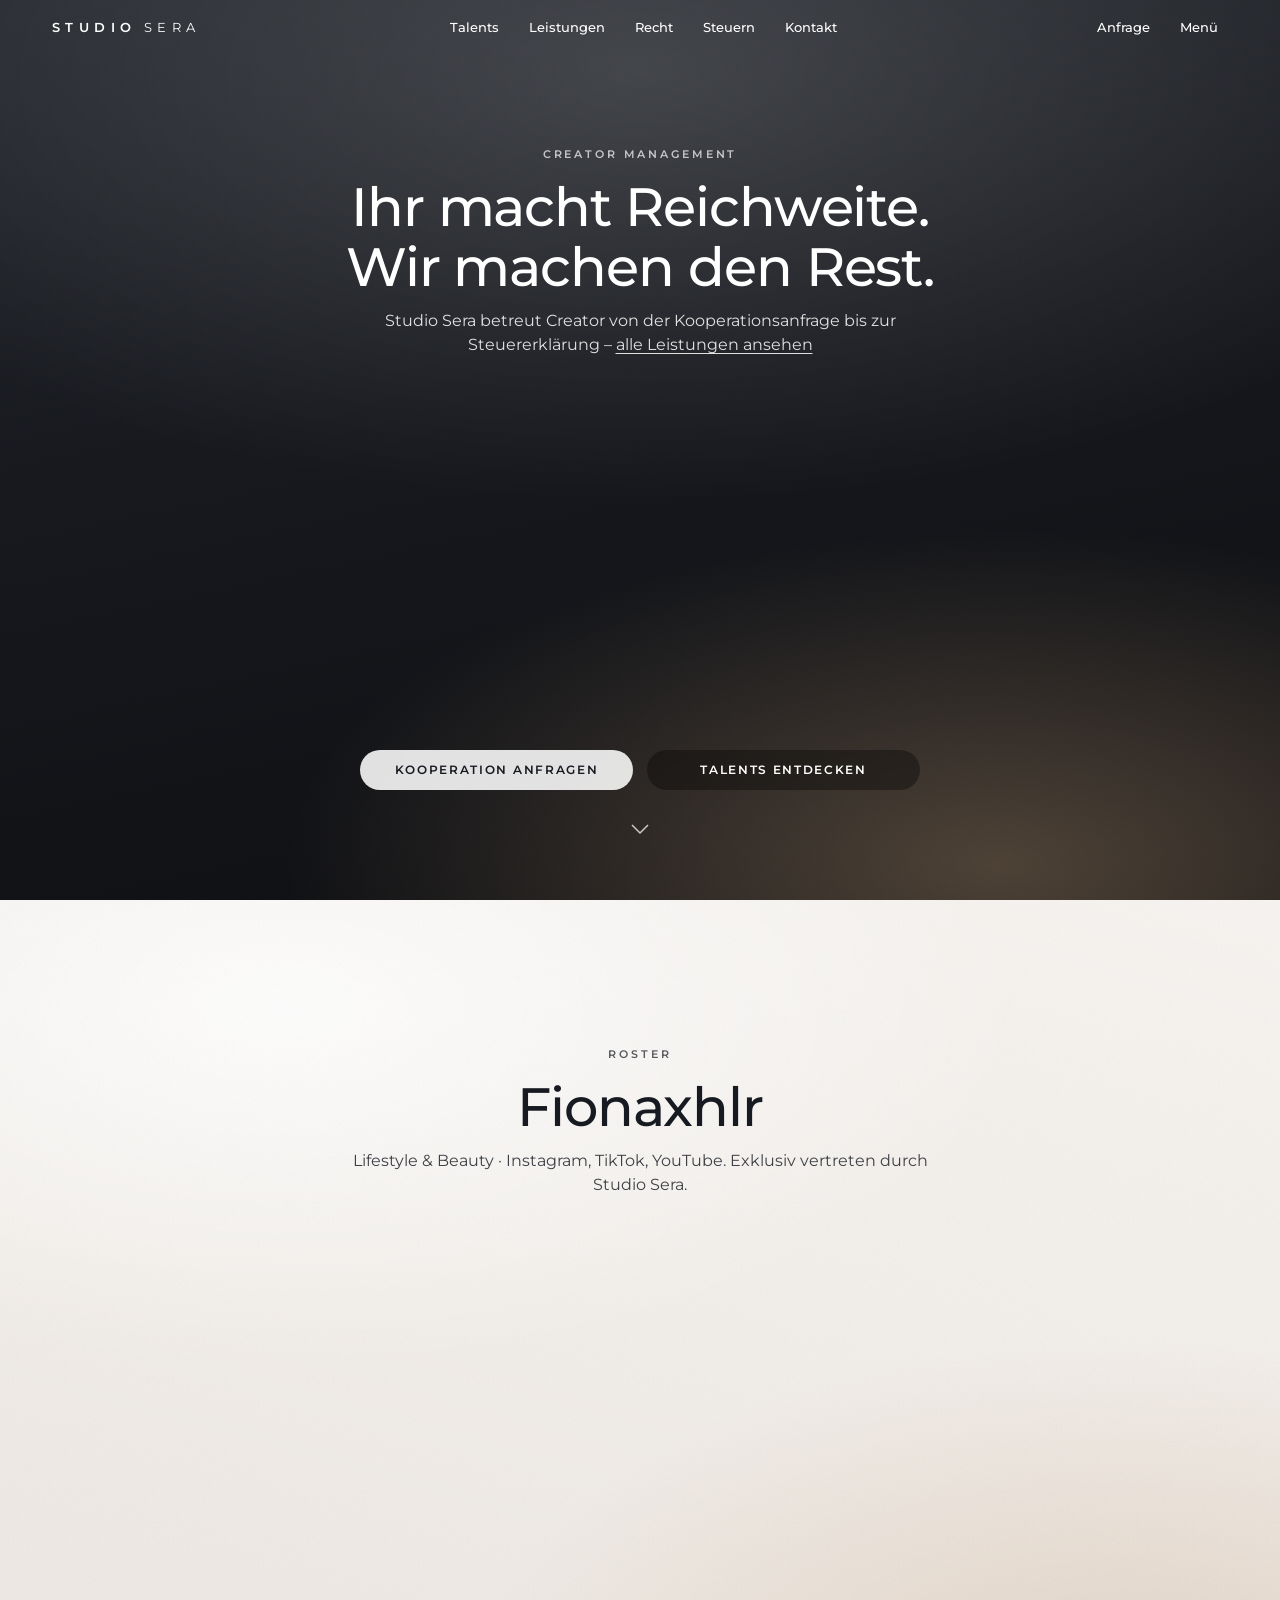
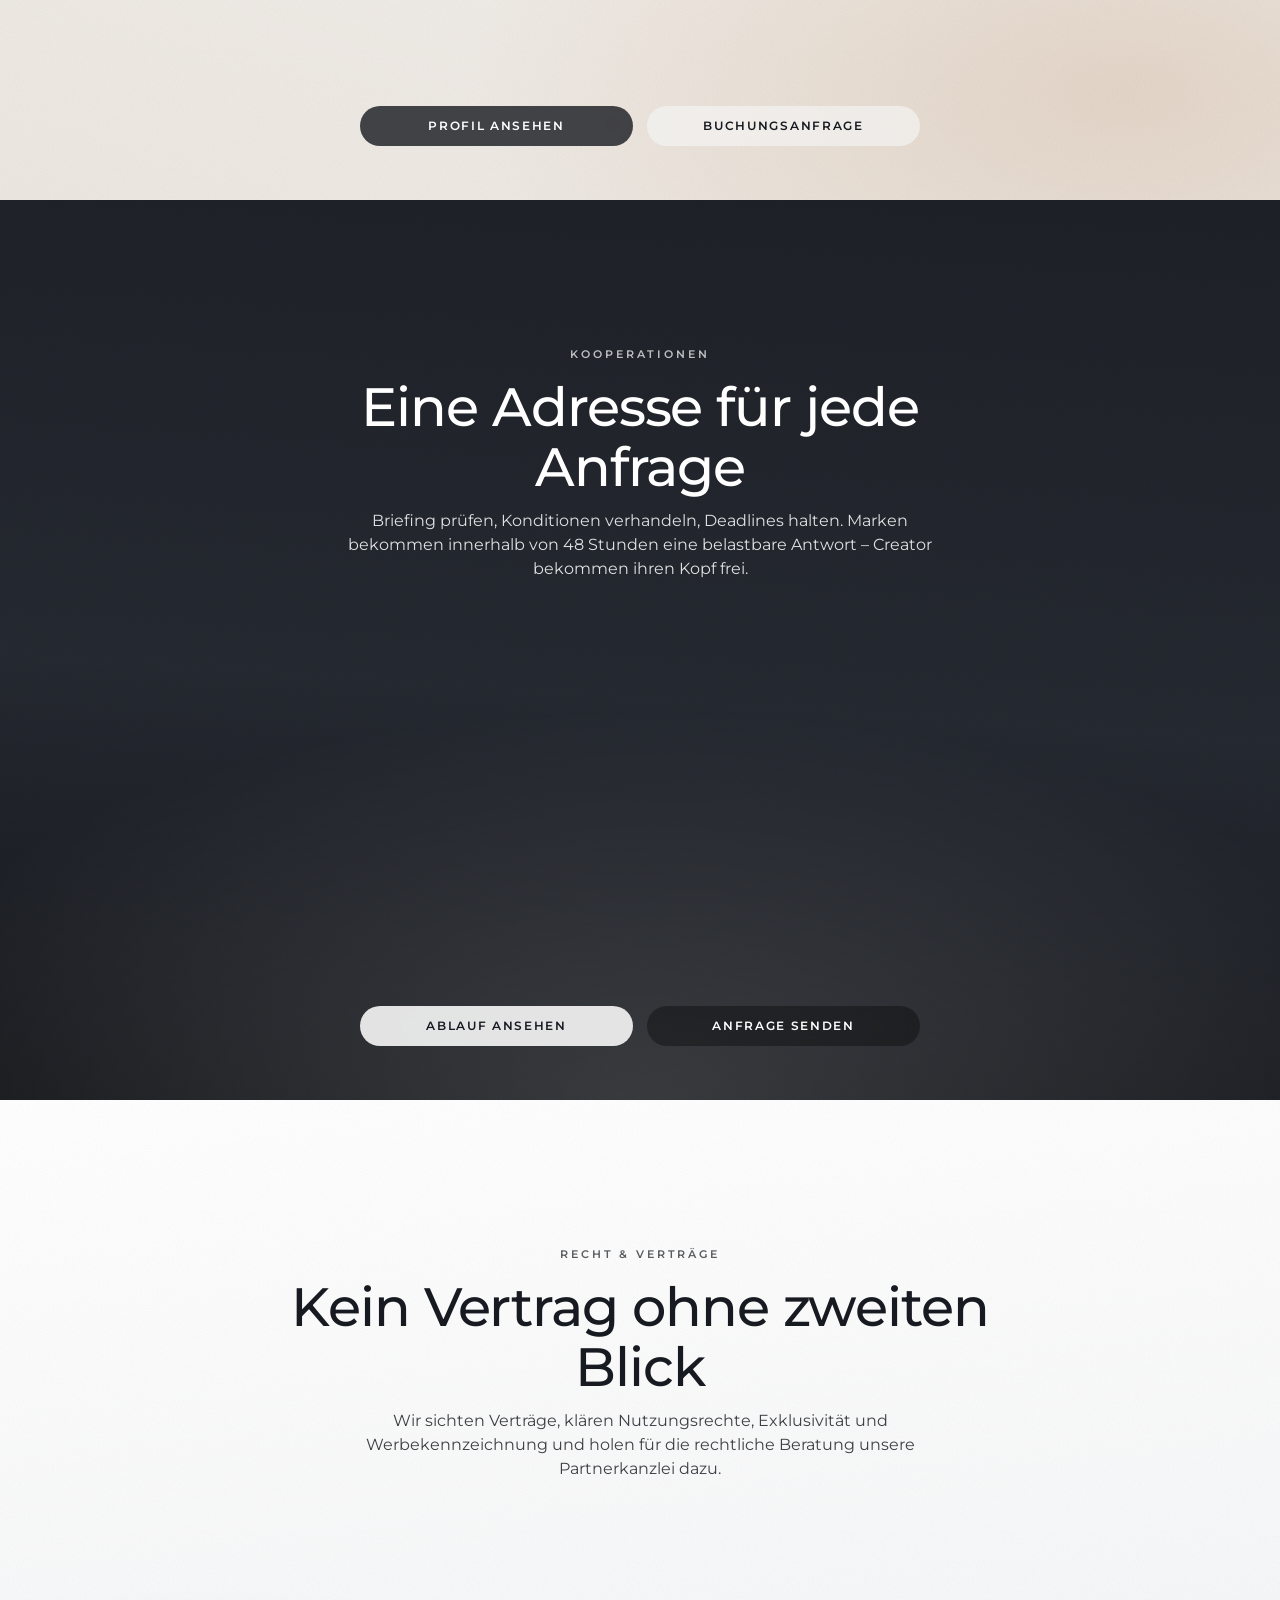
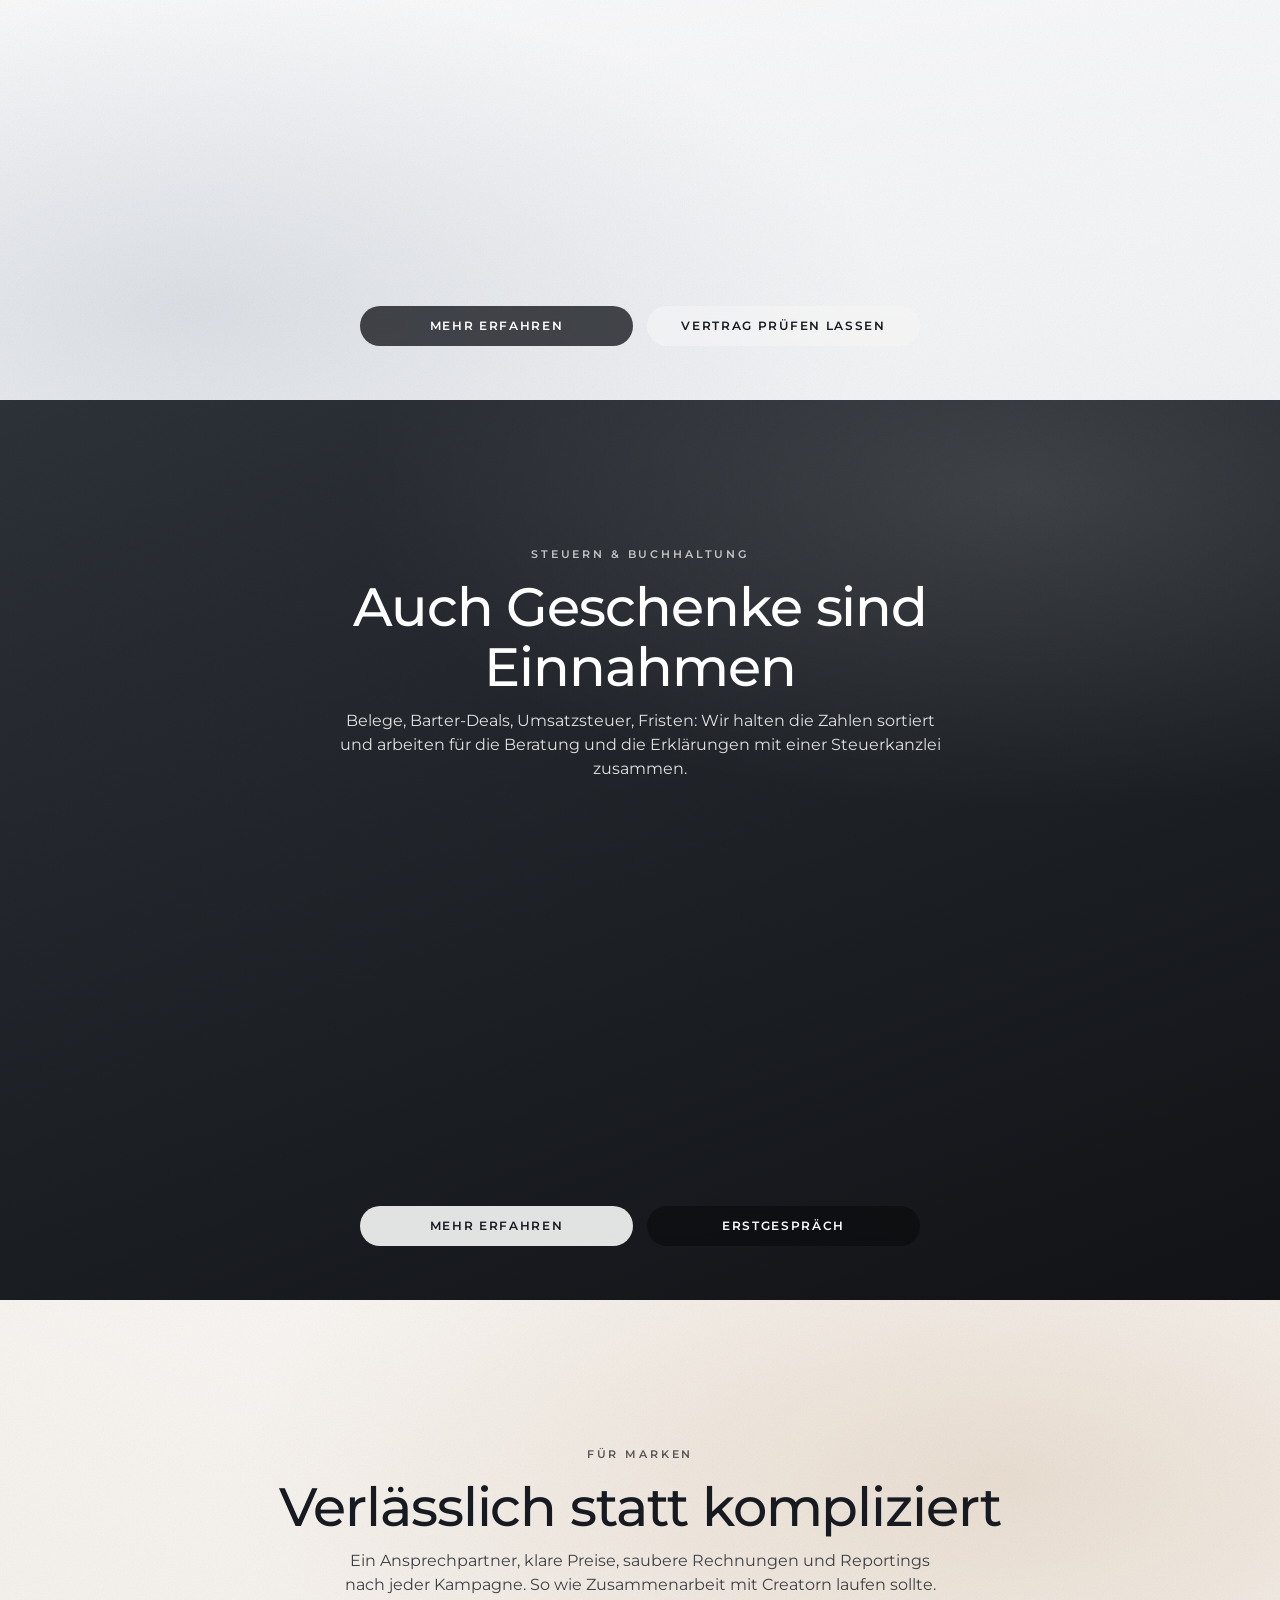
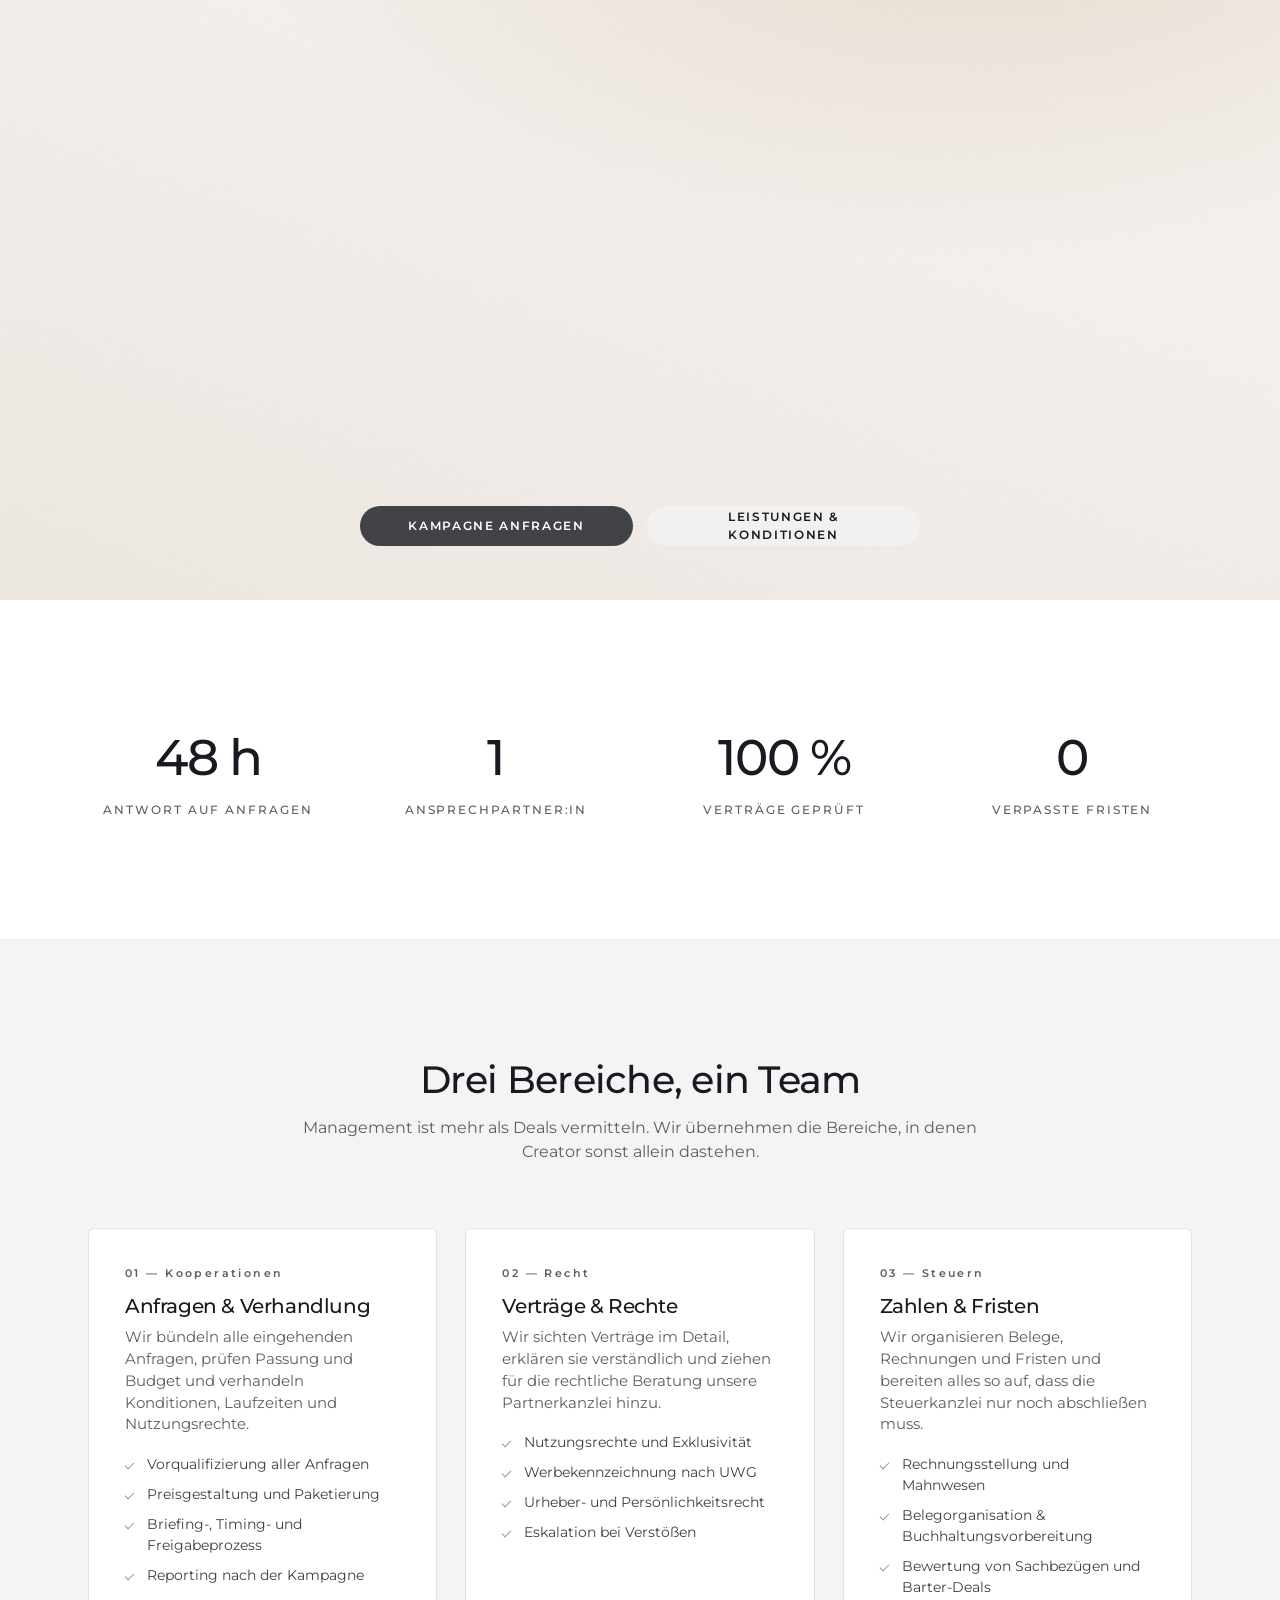
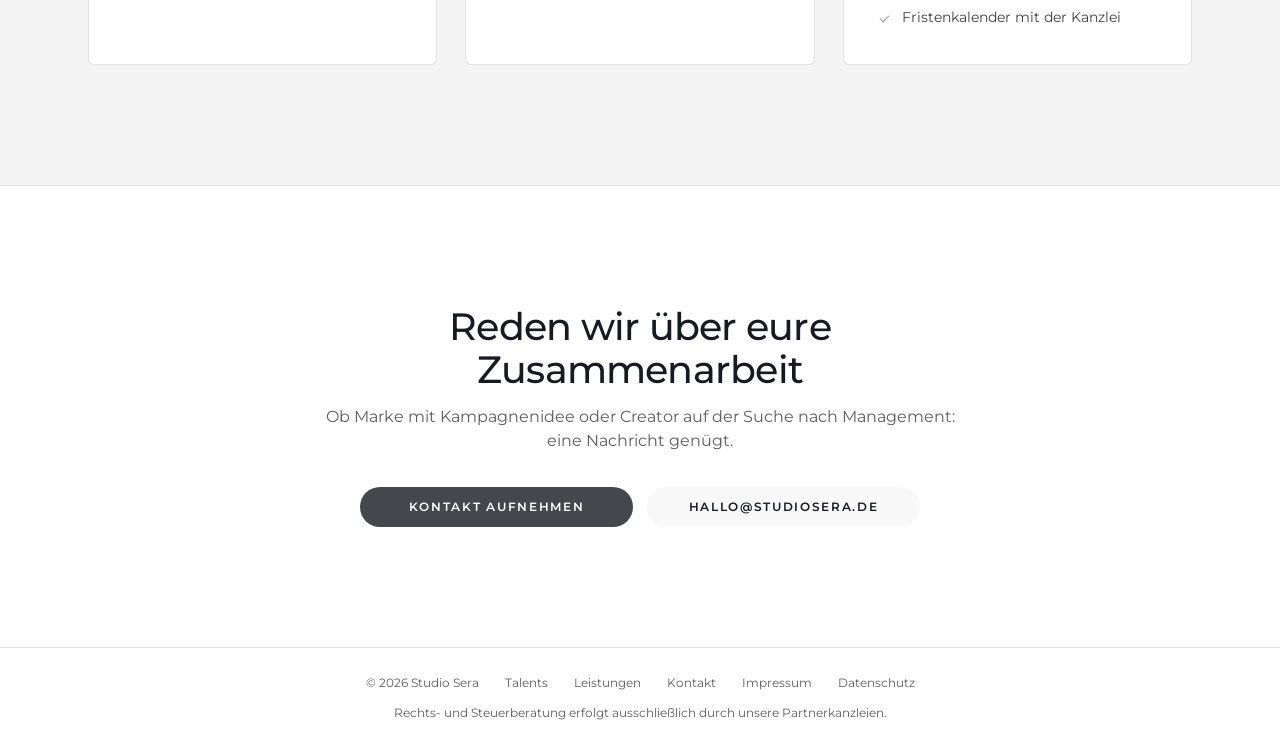
<file: studio-sera/index.html>
<!DOCTYPE html>
<html lang="de">
<head>
<meta charset="utf-8">
<meta name="viewport" content="width=device-width, initial-scale=1">
<title>Studio Sera — Creator Management, Kooperationen, Recht &amp; Steuern</title>
<meta name="description" content="Studio Sera managt Creator wie Fionaxhlr: Kooperationsanfragen, Vertragsprüfung mit Fachanwält:innen und die steuerliche Organisation – aus einer Hand.">
<meta name="theme-color" content="#171a20">
<meta property="og:title" content="Studio Sera — Creator Management">
<meta property="og:description" content="Kooperationen, Verträge, Steuern. Ein Team für alles, was hinter der Kamera passiert.">
<meta property="og:type" content="website">
<meta property="og:locale" content="de_DE">
<link rel="icon" href="assets/img/favicon.svg" type="image/svg+xml">
<link rel="preload" href="assets/fonts/montserrat-latin.woff2" as="font" type="font/woff2" crossorigin>
<link rel="stylesheet" href="assets/fonts/montserrat.css">
<link rel="stylesheet" href="assets/css/style.css">
</head>
<body class="snap">

<a class="skip-link" href="#main">Zum Inhalt springen</a>

<header class="header" data-tone="light">
  <a class="wordmark" href="index.html"><span>Studio</span><span>Sera</span></a>
  <nav class="nav" aria-label="Hauptnavigation">
    <a href="talents.html">Talents</a>
    <a href="leistungen.html">Leistungen</a>
    <a href="leistungen.html#recht">Recht</a>
    <a href="leistungen.html#steuern">Steuern</a>
    <a href="kontakt.html">Kontakt</a>
  </nav>
  <div class="header-right">
    <a class="nav-link" href="kontakt.html">Anfrage</a>
    <button class="menu-btn" type="button" aria-expanded="false" aria-controls="drawer">Menü</button>
  </div>
</header>

<div class="scrim"></div>

<aside class="drawer" id="drawer" aria-label="Menü" aria-hidden="true">
  <button class="drawer-close" type="button" aria-label="Menü schließen">
    <svg width="16" height="16" viewBox="0 0 16 16" aria-hidden="true"><path d="M1 1l14 14M15 1L1 15" stroke="currentColor" stroke-width="1.4" fill="none"/></svg>
  </button>
  <nav class="drawer-nav" aria-label="Menü">
    <a href="index.html">Start</a>
    <a href="talents.html">Talents</a>
    <a href="leistungen.html">Leistungen</a>
    <a href="leistungen.html#kooperationen">Kooperationen</a>
    <a href="leistungen.html#recht">Recht &amp; Verträge</a>
    <a href="leistungen.html#steuern">Steuern &amp; Buchhaltung</a>
    <a href="kontakt.html">Kontakt</a>
  </nav>
  <div class="drawer-meta">
    <p>Studio Sera · Creator Management</p>
    <p style="margin-top:6px;"><a href="mailto:hallo@studiosera.de">hallo@studiosera.de</a></p>
  </div>
</aside>

<main id="main">

  <!-- Hero -->
  <section class="panel panel--hero panel--dark" data-header-tone="light">
    <div class="panel-head">
      <span class="panel-eyebrow">Creator Management</span>
      <h1 class="panel-title">Ihr macht Reichweite.<br>Wir machen den Rest.</h1>
      <p class="panel-sub">
        Studio Sera betreut Creator von der Kooperationsanfrage bis zur Steuererklärung –
        <a href="leistungen.html">alle Leistungen ansehen</a>
      </p>
    </div>
    <div class="panel-foot">
      <div class="btn-row">
        <a class="btn btn--primary" href="kontakt.html">Kooperation anfragen</a>
        <a class="btn btn--ghost" href="talents.html">Talents entdecken</a>
      </div>
      <button class="scroll-cue" type="button" data-scroll-next aria-label="Weiter nach unten">
        <svg width="18" height="11" viewBox="0 0 18 11" aria-hidden="true"><path d="M1 1l8 8 8-8" stroke="currentColor" stroke-width="1.5" fill="none"/></svg>
      </button>
    </div>
  </section>

  <!-- Talents -->
  <section class="panel panel--talents" data-header-tone="dark">
    <div class="panel-head">
      <span class="panel-eyebrow">Roster</span>
      <h2 class="panel-title">Fionaxhlr</h2>
      <p class="panel-sub">
        Lifestyle &amp; Beauty · Instagram, TikTok, YouTube. Exklusiv vertreten durch Studio Sera.
      </p>
    </div>
    <div class="panel-foot">
      <div class="btn-row">
        <a class="btn btn--primary" href="talents.html">Profil ansehen</a>
        <a class="btn btn--ghost" href="kontakt.html?talent=Fionaxhlr">Buchungsanfrage</a>
      </div>
    </div>
  </section>

  <!-- Kooperationen -->
  <section class="panel panel--deals panel--dark" data-header-tone="light">
    <div class="panel-head">
      <span class="panel-eyebrow">Kooperationen</span>
      <h2 class="panel-title">Eine Adresse für jede Anfrage</h2>
      <p class="panel-sub">
        Briefing prüfen, Konditionen verhandeln, Deadlines halten. Marken bekommen innerhalb
        von 48 Stunden eine belastbare Antwort – Creator bekommen ihren Kopf frei.
      </p>
    </div>
    <div class="panel-foot">
      <div class="btn-row">
        <a class="btn btn--primary" href="leistungen.html#kooperationen">Ablauf ansehen</a>
        <a class="btn btn--ghost" href="kontakt.html">Anfrage senden</a>
      </div>
    </div>
  </section>

  <!-- Recht -->
  <section class="panel panel--legal" data-header-tone="dark">
    <div class="panel-head">
      <span class="panel-eyebrow">Recht &amp; Verträge</span>
      <h2 class="panel-title">Kein Vertrag ohne zweiten Blick</h2>
      <p class="panel-sub">
        Wir sichten Verträge, klären Nutzungsrechte, Exklusivität und Werbekennzeichnung
        und holen für die rechtliche Beratung unsere Partnerkanzlei dazu.
      </p>
    </div>
    <div class="panel-foot">
      <div class="btn-row">
        <a class="btn btn--primary" href="leistungen.html#recht">Mehr erfahren</a>
        <a class="btn btn--ghost" href="kontakt.html">Vertrag prüfen lassen</a>
      </div>
    </div>
  </section>

  <!-- Steuern -->
  <section class="panel panel--tax panel--dark" data-header-tone="light">
    <div class="panel-head">
      <span class="panel-eyebrow">Steuern &amp; Buchhaltung</span>
      <h2 class="panel-title">Auch Geschenke sind Einnahmen</h2>
      <p class="panel-sub">
        Belege, Barter-Deals, Umsatzsteuer, Fristen: Wir halten die Zahlen sortiert und
        arbeiten für die Beratung und die Erklärungen mit einer Steuerkanzlei zusammen.
      </p>
    </div>
    <div class="panel-foot">
      <div class="btn-row">
        <a class="btn btn--primary" href="leistungen.html#steuern">Mehr erfahren</a>
        <a class="btn btn--ghost" href="kontakt.html">Erstgespräch</a>
      </div>
    </div>
  </section>

  <!-- Für Marken -->
  <section class="panel panel--brands" data-header-tone="dark">
    <div class="panel-head">
      <span class="panel-eyebrow">Für Marken</span>
      <h2 class="panel-title">Verlässlich statt kompliziert</h2>
      <p class="panel-sub">
        Ein Ansprechpartner, klare Preise, saubere Rechnungen und Reportings nach jeder
        Kampagne. So wie Zusammenarbeit mit Creatorn laufen sollte.
      </p>
    </div>
    <div class="panel-foot">
      <div class="btn-row">
        <a class="btn btn--primary" href="kontakt.html">Kampagne anfragen</a>
        <a class="btn btn--ghost" href="leistungen.html">Leistungen &amp; Konditionen</a>
      </div>
    </div>
  </section>

  <!-- Zahlen -->
  <section class="section section--flush">
    <div class="wrap">
      <div class="stats">
        <div data-reveal>
          <div class="stat-value">48 h</div>
          <div class="stat-label">Antwort auf Anfragen</div>
        </div>
        <div data-reveal style="--delay:90ms">
          <div class="stat-value">1</div>
          <div class="stat-label">Ansprechpartner:in</div>
        </div>
        <div data-reveal style="--delay:180ms">
          <div class="stat-value">100 %</div>
          <div class="stat-label">Verträge geprüft</div>
        </div>
        <div data-reveal style="--delay:270ms">
          <div class="stat-value">0</div>
          <div class="stat-label">Verpasste Fristen</div>
        </div>
      </div>
    </div>
  </section>

  <!-- Leistungen kurz -->
  <section class="section section--tint">
    <div class="wrap">
      <div class="section-head" data-reveal>
        <h2 class="section-title">Drei Bereiche, ein Team</h2>
        <p class="section-lead">
          Management ist mehr als Deals vermitteln. Wir übernehmen die Bereiche, in denen
          Creator sonst allein dastehen.
        </p>
      </div>
      <div class="grid">
        <article class="card" data-reveal>
          <div class="card-index">01 — Kooperationen</div>
          <h3 class="card-title">Anfragen &amp; Verhandlung</h3>
          <p class="card-text">
            Wir bündeln alle eingehenden Anfragen, prüfen Passung und Budget und verhandeln
            Konditionen, Laufzeiten und Nutzungsrechte.
          </p>
          <ul class="ticks">
            <li>Vorqualifizierung aller Anfragen</li>
            <li>Preisgestaltung und Paketierung</li>
            <li>Briefing-, Timing- und Freigabeprozess</li>
            <li>Reporting nach der Kampagne</li>
          </ul>
        </article>
        <article class="card" data-reveal style="--delay:90ms">
          <div class="card-index">02 — Recht</div>
          <h3 class="card-title">Verträge &amp; Rechte</h3>
          <p class="card-text">
            Wir sichten Verträge im Detail, erklären sie verständlich und ziehen für die
            rechtliche Beratung unsere Partnerkanzlei hinzu.
          </p>
          <ul class="ticks">
            <li>Nutzungsrechte und Exklusivität</li>
            <li>Werbekennzeichnung nach UWG</li>
            <li>Urheber- und Persönlichkeitsrecht</li>
            <li>Eskalation bei Verstößen</li>
          </ul>
        </article>
        <article class="card" data-reveal style="--delay:180ms">
          <div class="card-index">03 — Steuern</div>
          <h3 class="card-title">Zahlen &amp; Fristen</h3>
          <p class="card-text">
            Wir organisieren Belege, Rechnungen und Fristen und bereiten alles so auf, dass
            die Steuerkanzlei nur noch abschließen muss.
          </p>
          <ul class="ticks">
            <li>Rechnungsstellung und Mahnwesen</li>
            <li>Belegorganisation &amp; Buchhaltungsvorbereitung</li>
            <li>Bewertung von Sachbezügen und Barter-Deals</li>
            <li>Fristenkalender mit der Kanzlei</li>
          </ul>
        </article>
      </div>
    </div>
  </section>

  <!-- Abschluss -->
  <section class="section">
    <div class="wrap wrap--narrow" style="text-align:center;">
      <div data-reveal>
        <h2 class="section-title">Reden wir über eure Zusammenarbeit</h2>
        <p class="section-lead">
          Ob Marke mit Kampagnenidee oder Creator auf der Suche nach Management:
          eine Nachricht genügt.
        </p>
        <div class="btn-row" style="margin:34px auto 0;">
          <a class="btn btn--primary" href="kontakt.html">Kontakt aufnehmen</a>
          <a class="btn btn--ghost" href="mailto:hallo@studiosera.de">hallo@studiosera.de</a>
        </div>
      </div>
    </div>
  </section>

</main>

<footer class="footer">
  <div class="footer-inner">
    <span>&copy; <span data-year>2026</span> Studio Sera</span>
    <a href="talents.html">Talents</a>
    <a href="leistungen.html">Leistungen</a>
    <a href="kontakt.html">Kontakt</a>
    <a href="impressum.html">Impressum</a>
    <a href="datenschutz.html">Datenschutz</a>
    <p class="footer-legal">
      Rechts- und Steuerberatung erfolgt ausschließlich durch unsere Partnerkanzleien.
    </p>
  </div>
</footer>

<script src="assets/js/site.js"></script>
</body>
</html>
</file>
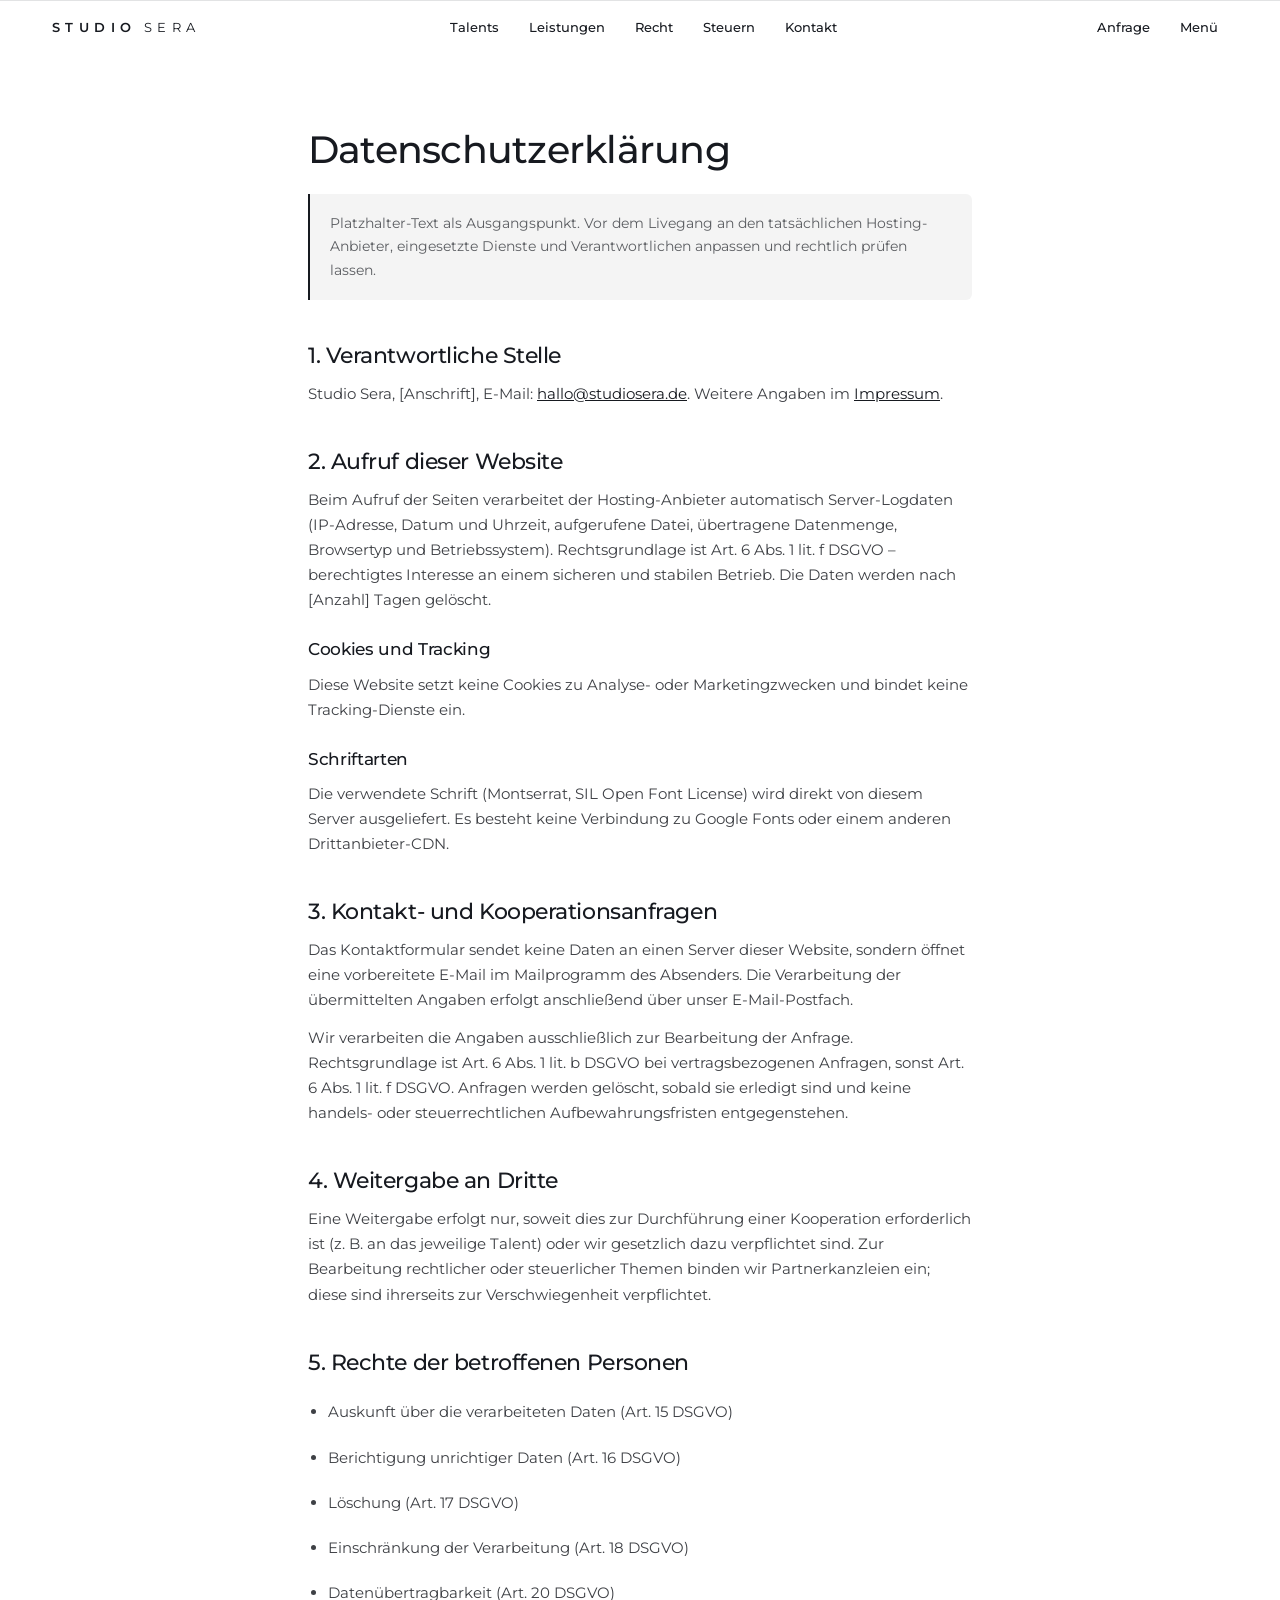
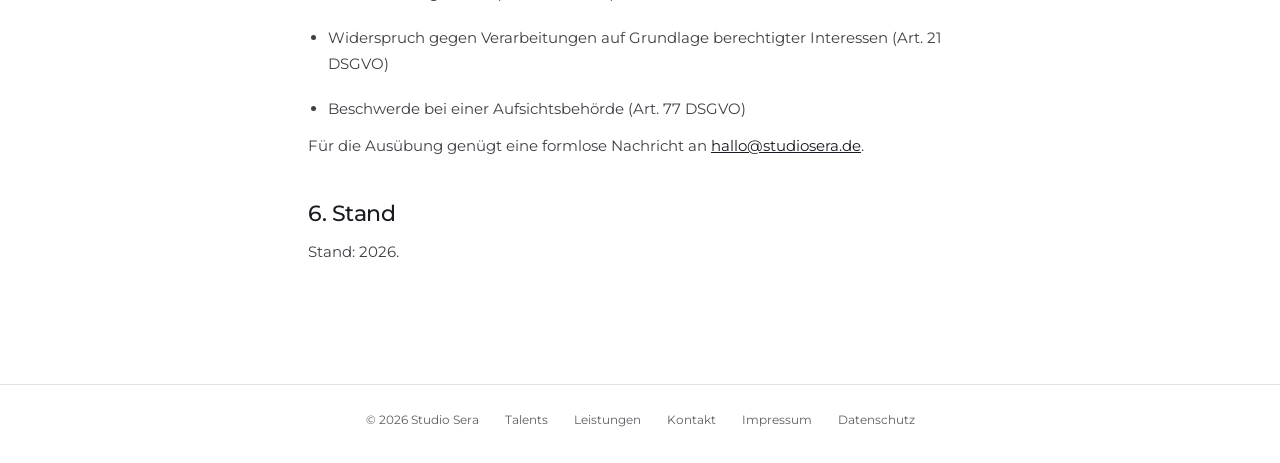
<file: studio-sera/datenschutz.html>
<!DOCTYPE html>
<html lang="de">
<head>
<meta charset="utf-8">
<meta name="viewport" content="width=device-width, initial-scale=1">
<title>Datenschutzerklärung — Studio Sera</title>
<meta name="description" content="Datenschutzerklärung von Studio Sera: Umgang mit Anfragen, Kontaktdaten und Website-Nutzung.">
<meta name="robots" content="noindex">
<meta name="theme-color" content="#171a20">
<link rel="icon" href="assets/img/favicon.svg" type="image/svg+xml">
<link rel="preload" href="assets/fonts/montserrat-latin.woff2" as="font" type="font/woff2" crossorigin>
<link rel="stylesheet" href="assets/fonts/montserrat.css">
<link rel="stylesheet" href="assets/css/style.css">
</head>
<body>

<a class="skip-link" href="#main">Zum Inhalt springen</a>

<header class="header is-stuck" data-tone="dark">
  <a class="wordmark" href="index.html"><span>Studio</span><span>Sera</span></a>
  <nav class="nav" aria-label="Hauptnavigation">
    <a href="talents.html">Talents</a>
    <a href="leistungen.html">Leistungen</a>
    <a href="leistungen.html#recht">Recht</a>
    <a href="leistungen.html#steuern">Steuern</a>
    <a href="kontakt.html">Kontakt</a>
  </nav>
  <div class="header-right">
    <a class="nav-link" href="kontakt.html">Anfrage</a>
    <button class="menu-btn" type="button" aria-expanded="false" aria-controls="drawer">Menü</button>
  </div>
</header>

<div class="scrim"></div>

<aside class="drawer" id="drawer" aria-label="Menü" aria-hidden="true">
  <button class="drawer-close" type="button" aria-label="Menü schließen">
    <svg width="16" height="16" viewBox="0 0 16 16" aria-hidden="true"><path d="M1 1l14 14M15 1L1 15" stroke="currentColor" stroke-width="1.4" fill="none"/></svg>
  </button>
  <nav class="drawer-nav" aria-label="Menü">
    <a href="index.html">Start</a>
    <a href="talents.html">Talents</a>
    <a href="leistungen.html">Leistungen</a>
    <a href="kontakt.html">Kontakt</a>
    <a href="impressum.html">Impressum</a>
    <a href="datenschutz.html">Datenschutz</a>
  </nav>
  <div class="drawer-meta">
    <p>Studio Sera · Creator Management</p>
    <p style="margin-top:6px;"><a href="mailto:hallo@studiosera.de">hallo@studiosera.de</a></p>
  </div>
</aside>

<main id="main">
  <section class="section" style="padding-top:calc(var(--header-h) + 72px);">
    <div class="wrap wrap--narrow prose">
      <h1 class="section-title">Datenschutzerklärung</h1>

      <p class="note">
        Platzhalter-Text als Ausgangspunkt. Vor dem Livegang an den tatsächlichen
        Hosting-Anbieter, eingesetzte Dienste und Verantwortlichen anpassen und
        rechtlich prüfen lassen.
      </p>

      <h2>1. Verantwortliche Stelle</h2>
      <p>
        Studio Sera, [Anschrift], E-Mail:
        <a href="mailto:hallo@studiosera.de">hallo@studiosera.de</a>.
        Weitere Angaben im <a href="impressum.html">Impressum</a>.
      </p>

      <h2>2. Aufruf dieser Website</h2>
      <p>
        Beim Aufruf der Seiten verarbeitet der Hosting-Anbieter automatisch
        Server-Logdaten (IP-Adresse, Datum und Uhrzeit, aufgerufene Datei, übertragene
        Datenmenge, Browsertyp und Betriebssystem). Rechtsgrundlage ist Art. 6 Abs. 1
        lit. f DSGVO – berechtigtes Interesse an einem sicheren und stabilen Betrieb.
        Die Daten werden nach [Anzahl] Tagen gelöscht.
      </p>

      <h3>Cookies und Tracking</h3>
      <p>
        Diese Website setzt keine Cookies zu Analyse- oder Marketingzwecken und bindet
        keine Tracking-Dienste ein.
      </p>

      <h3>Schriftarten</h3>
      <p>
        Die verwendete Schrift (Montserrat, SIL Open Font License) wird direkt von diesem
        Server ausgeliefert. Es besteht keine Verbindung zu Google Fonts oder einem anderen
        Drittanbieter-CDN.
      </p>

      <h2>3. Kontakt- und Kooperationsanfragen</h2>
      <p>
        Das Kontaktformular sendet keine Daten an einen Server dieser Website, sondern
        öffnet eine vorbereitete E-Mail im Mailprogramm des Absenders. Die Verarbeitung
        der übermittelten Angaben erfolgt anschließend über unser E-Mail-Postfach.
      </p>
      <p>
        Wir verarbeiten die Angaben ausschließlich zur Bearbeitung der Anfrage.
        Rechtsgrundlage ist Art. 6 Abs. 1 lit. b DSGVO bei vertragsbezogenen Anfragen,
        sonst Art. 6 Abs. 1 lit. f DSGVO. Anfragen werden gelöscht, sobald sie erledigt
        sind und keine handels- oder steuerrechtlichen Aufbewahrungsfristen entgegenstehen.
      </p>

      <h2>4. Weitergabe an Dritte</h2>
      <p>
        Eine Weitergabe erfolgt nur, soweit dies zur Durchführung einer Kooperation
        erforderlich ist (z. B. an das jeweilige Talent) oder wir gesetzlich dazu
        verpflichtet sind. Zur Bearbeitung rechtlicher oder steuerlicher Themen binden wir
        Partnerkanzleien ein; diese sind ihrerseits zur Verschwiegenheit verpflichtet.
      </p>

      <h2>5. Rechte der betroffenen Personen</h2>
      <ul>
        <li>Auskunft über die verarbeiteten Daten (Art. 15 DSGVO)</li>
        <li>Berichtigung unrichtiger Daten (Art. 16 DSGVO)</li>
        <li>Löschung (Art. 17 DSGVO)</li>
        <li>Einschränkung der Verarbeitung (Art. 18 DSGVO)</li>
        <li>Datenübertragbarkeit (Art. 20 DSGVO)</li>
        <li>Widerspruch gegen Verarbeitungen auf Grundlage berechtigter Interessen (Art. 21 DSGVO)</li>
        <li>Beschwerde bei einer Aufsichtsbehörde (Art. 77 DSGVO)</li>
      </ul>
      <p>
        Für die Ausübung genügt eine formlose Nachricht an
        <a href="mailto:hallo@studiosera.de">hallo@studiosera.de</a>.
      </p>

      <h2>6. Stand</h2>
      <p>Stand: <span data-year>2026</span>.</p>
    </div>
  </section>
</main>

<footer class="footer">
  <div class="footer-inner">
    <span>&copy; <span data-year>2026</span> Studio Sera</span>
    <a href="talents.html">Talents</a>
    <a href="leistungen.html">Leistungen</a>
    <a href="kontakt.html">Kontakt</a>
    <a href="impressum.html">Impressum</a>
    <a href="datenschutz.html">Datenschutz</a>
  </div>
</footer>

<script src="assets/js/site.js"></script>
</body>
</html>
</file>
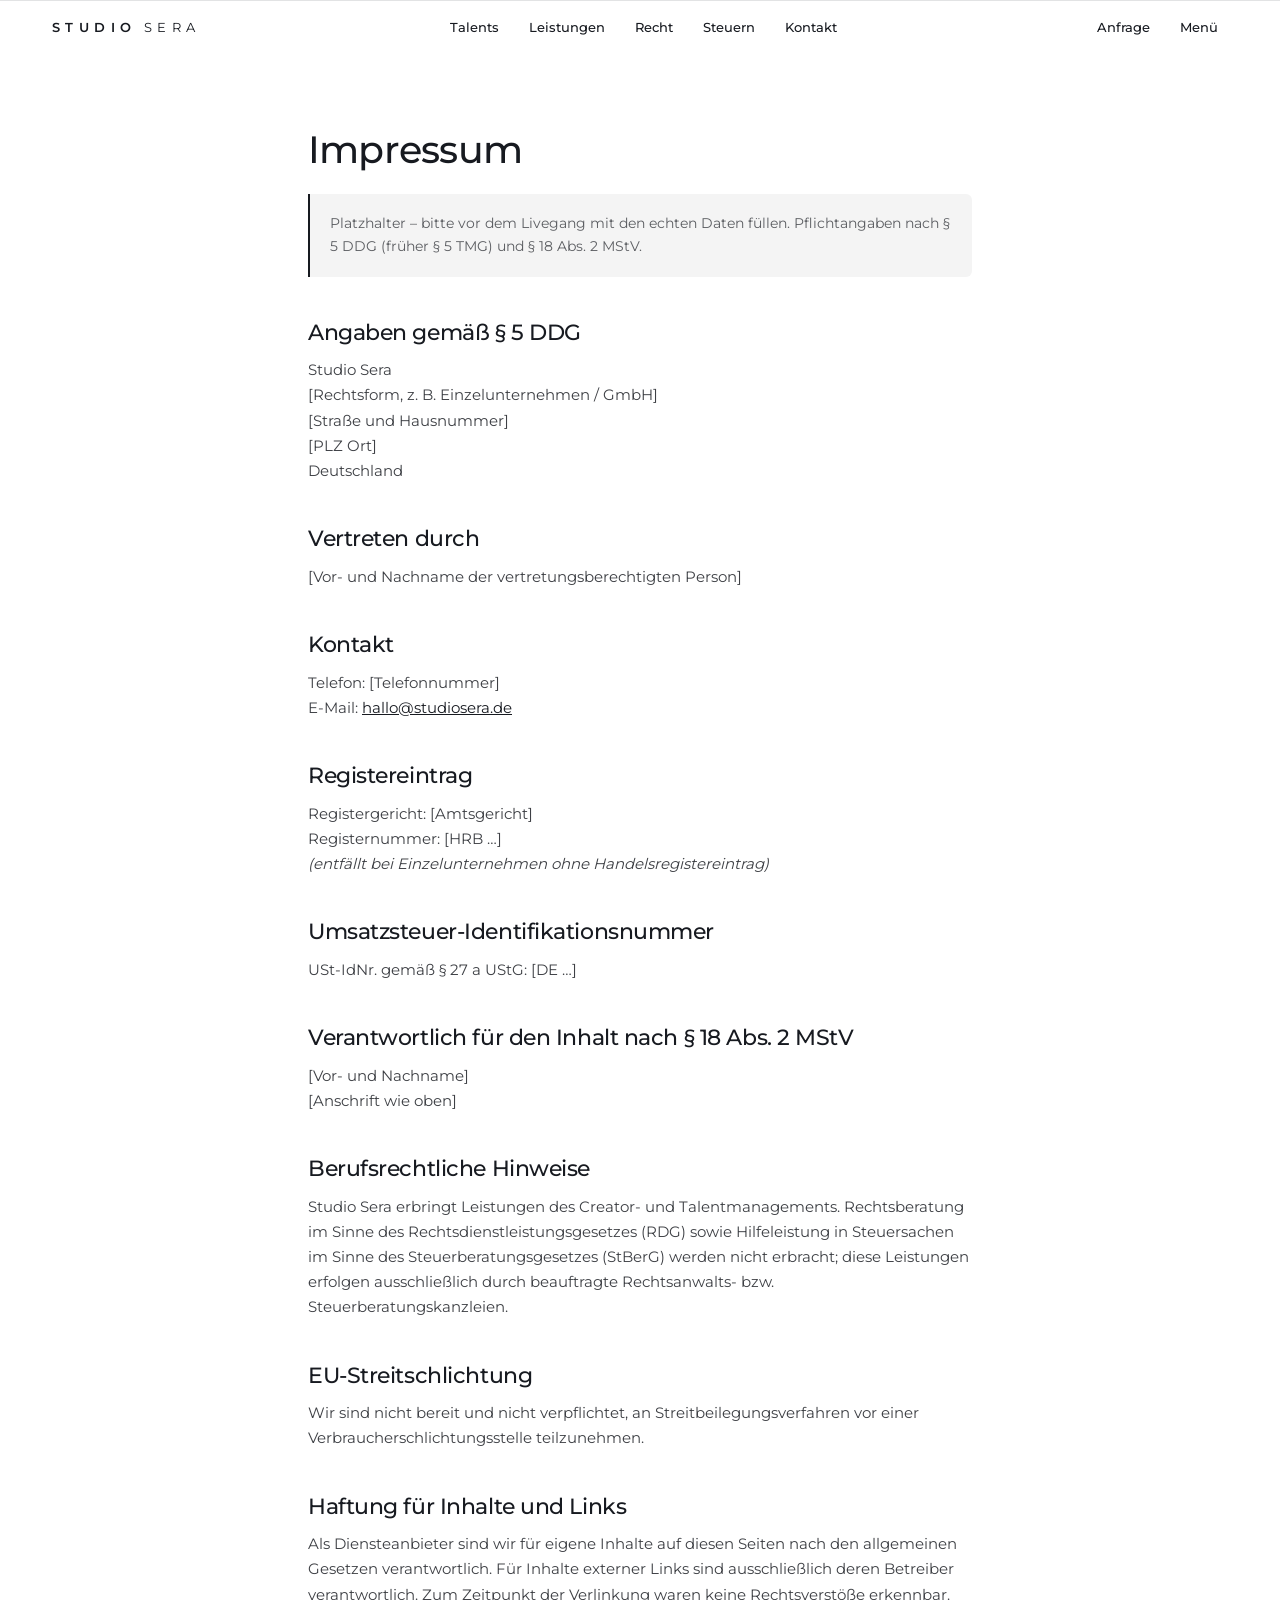
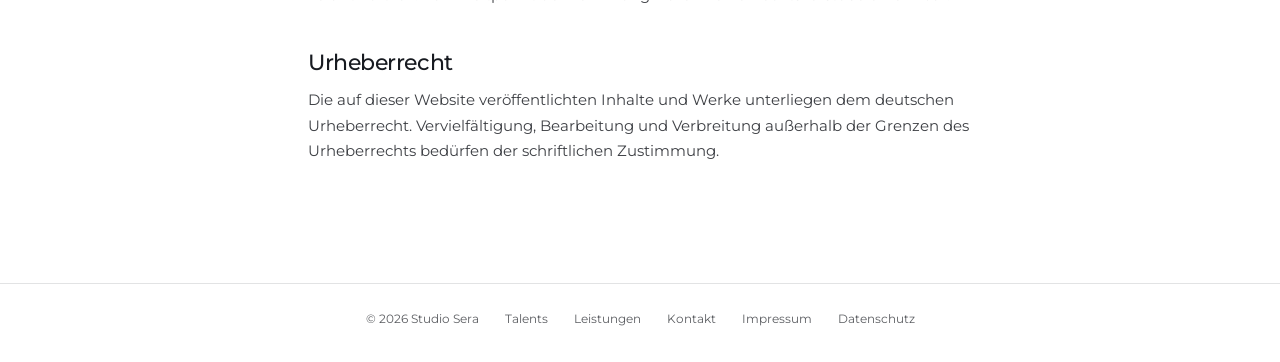
<file: studio-sera/impressum.html>
<!DOCTYPE html>
<html lang="de">
<head>
<meta charset="utf-8">
<meta name="viewport" content="width=device-width, initial-scale=1">
<title>Impressum — Studio Sera</title>
<meta name="description" content="Impressum und Anbieterkennzeichnung von Studio Sera.">
<meta name="robots" content="noindex">
<meta name="theme-color" content="#171a20">
<link rel="icon" href="assets/img/favicon.svg" type="image/svg+xml">
<link rel="preload" href="assets/fonts/montserrat-latin.woff2" as="font" type="font/woff2" crossorigin>
<link rel="stylesheet" href="assets/fonts/montserrat.css">
<link rel="stylesheet" href="assets/css/style.css">
</head>
<body>

<a class="skip-link" href="#main">Zum Inhalt springen</a>

<header class="header is-stuck" data-tone="dark">
  <a class="wordmark" href="index.html"><span>Studio</span><span>Sera</span></a>
  <nav class="nav" aria-label="Hauptnavigation">
    <a href="talents.html">Talents</a>
    <a href="leistungen.html">Leistungen</a>
    <a href="leistungen.html#recht">Recht</a>
    <a href="leistungen.html#steuern">Steuern</a>
    <a href="kontakt.html">Kontakt</a>
  </nav>
  <div class="header-right">
    <a class="nav-link" href="kontakt.html">Anfrage</a>
    <button class="menu-btn" type="button" aria-expanded="false" aria-controls="drawer">Menü</button>
  </div>
</header>

<div class="scrim"></div>

<aside class="drawer" id="drawer" aria-label="Menü" aria-hidden="true">
  <button class="drawer-close" type="button" aria-label="Menü schließen">
    <svg width="16" height="16" viewBox="0 0 16 16" aria-hidden="true"><path d="M1 1l14 14M15 1L1 15" stroke="currentColor" stroke-width="1.4" fill="none"/></svg>
  </button>
  <nav class="drawer-nav" aria-label="Menü">
    <a href="index.html">Start</a>
    <a href="talents.html">Talents</a>
    <a href="leistungen.html">Leistungen</a>
    <a href="kontakt.html">Kontakt</a>
    <a href="impressum.html">Impressum</a>
    <a href="datenschutz.html">Datenschutz</a>
  </nav>
  <div class="drawer-meta">
    <p>Studio Sera · Creator Management</p>
    <p style="margin-top:6px;"><a href="mailto:hallo@studiosera.de">hallo@studiosera.de</a></p>
  </div>
</aside>

<main id="main">
  <section class="section" style="padding-top:calc(var(--header-h) + 72px);">
    <div class="wrap wrap--narrow prose">
      <h1 class="section-title">Impressum</h1>

      <p class="note">
        Platzhalter – bitte vor dem Livegang mit den echten Daten füllen.
        Pflichtangaben nach § 5 DDG (früher § 5 TMG) und § 18 Abs. 2 MStV.
      </p>

      <h2>Angaben gemäß § 5 DDG</h2>
      <p>
        Studio Sera<br>
        [Rechtsform, z. B. Einzelunternehmen / GmbH]<br>
        [Straße und Hausnummer]<br>
        [PLZ Ort]<br>
        Deutschland
      </p>

      <h2>Vertreten durch</h2>
      <p>[Vor- und Nachname der vertretungsberechtigten Person]</p>

      <h2>Kontakt</h2>
      <p>
        Telefon: [Telefonnummer]<br>
        E-Mail: <a href="mailto:hallo@studiosera.de">hallo@studiosera.de</a>
      </p>

      <h2>Registereintrag</h2>
      <p>
        Registergericht: [Amtsgericht]<br>
        Registernummer: [HRB …]<br>
        <em>(entfällt bei Einzelunternehmen ohne Handelsregistereintrag)</em>
      </p>

      <h2>Umsatzsteuer-Identifikationsnummer</h2>
      <p>USt-IdNr. gemäß § 27 a UStG: [DE …]</p>

      <h2>Verantwortlich für den Inhalt nach § 18 Abs. 2 MStV</h2>
      <p>
        [Vor- und Nachname]<br>
        [Anschrift wie oben]
      </p>

      <h2>Berufsrechtliche Hinweise</h2>
      <p>
        Studio Sera erbringt Leistungen des Creator- und Talentmanagements. Rechtsberatung
        im Sinne des Rechtsdienstleistungsgesetzes (RDG) sowie Hilfeleistung in Steuersachen
        im Sinne des Steuerberatungsgesetzes (StBerG) werden nicht erbracht; diese Leistungen
        erfolgen ausschließlich durch beauftragte Rechtsanwalts- bzw. Steuerberatungskanzleien.
      </p>

      <h2>EU-Streitschlichtung</h2>
      <p>
        Wir sind nicht bereit und nicht verpflichtet, an Streitbeilegungsverfahren vor einer
        Verbraucherschlichtungsstelle teilzunehmen.
      </p>

      <h2>Haftung für Inhalte und Links</h2>
      <p>
        Als Diensteanbieter sind wir für eigene Inhalte auf diesen Seiten nach den allgemeinen
        Gesetzen verantwortlich. Für Inhalte externer Links sind ausschließlich deren Betreiber
        verantwortlich. Zum Zeitpunkt der Verlinkung waren keine Rechtsverstöße erkennbar.
      </p>

      <h2>Urheberrecht</h2>
      <p>
        Die auf dieser Website veröffentlichten Inhalte und Werke unterliegen dem deutschen
        Urheberrecht. Vervielfältigung, Bearbeitung und Verbreitung außerhalb der Grenzen des
        Urheberrechts bedürfen der schriftlichen Zustimmung.
      </p>
    </div>
  </section>
</main>

<footer class="footer">
  <div class="footer-inner">
    <span>&copy; <span data-year>2026</span> Studio Sera</span>
    <a href="talents.html">Talents</a>
    <a href="leistungen.html">Leistungen</a>
    <a href="kontakt.html">Kontakt</a>
    <a href="impressum.html">Impressum</a>
    <a href="datenschutz.html">Datenschutz</a>
  </div>
</footer>

<script src="assets/js/site.js"></script>
</body>
</html>
</file>
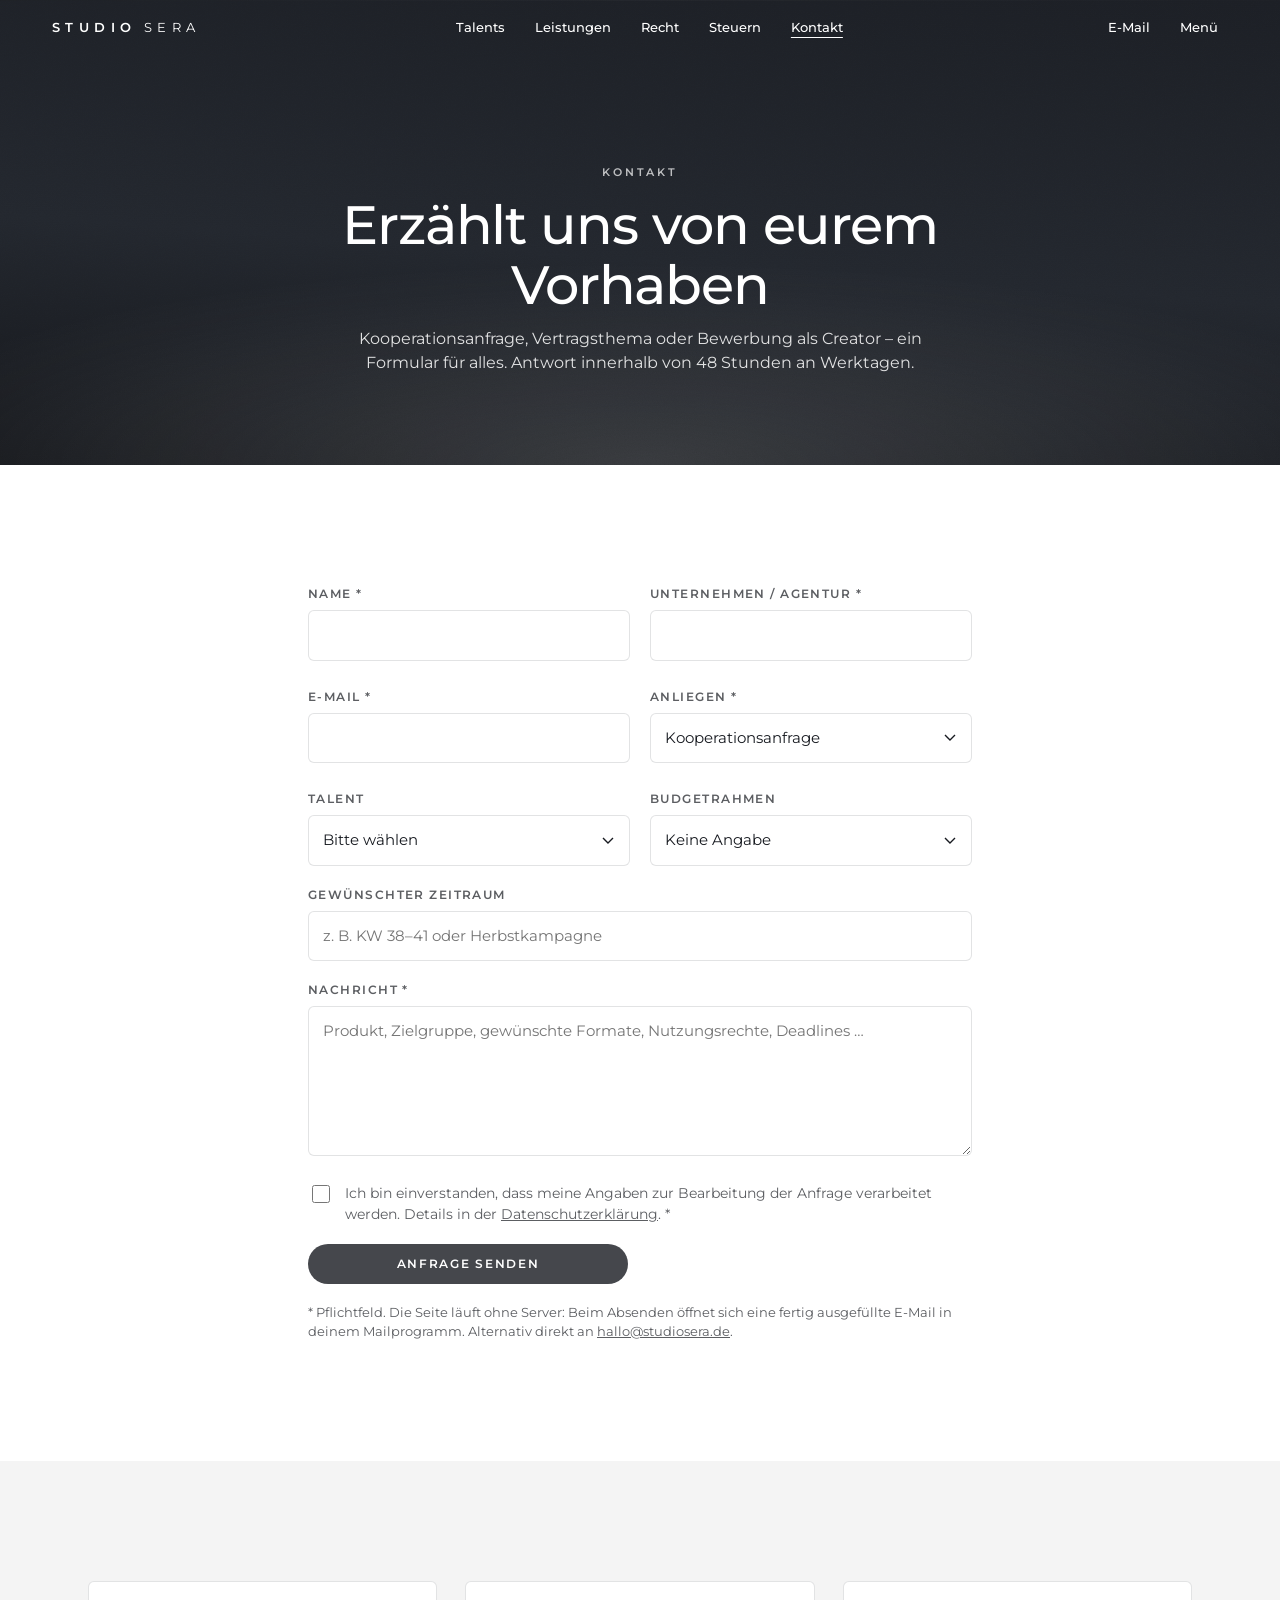
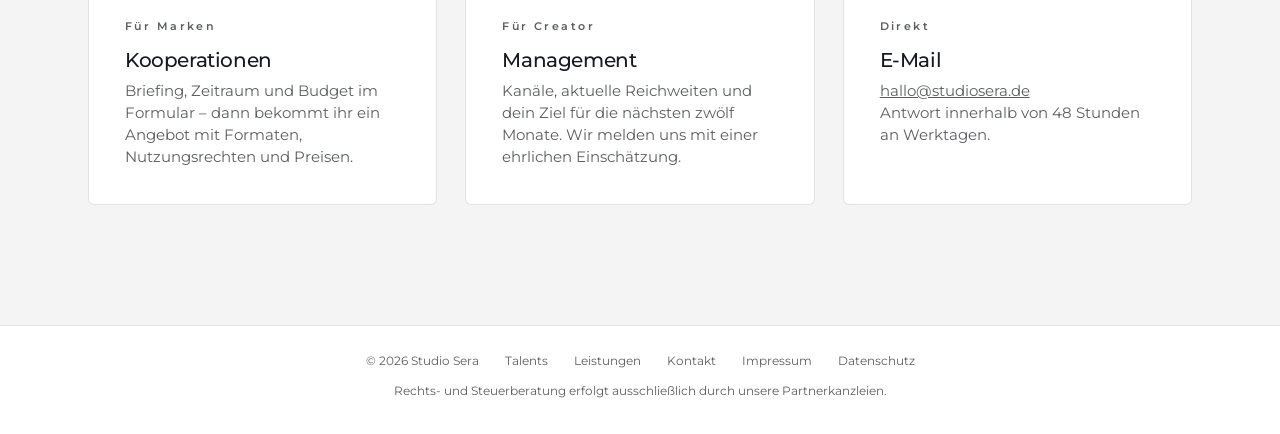
<file: studio-sera/kontakt.html>
<!DOCTYPE html>
<html lang="de">
<head>
<meta charset="utf-8">
<meta name="viewport" content="width=device-width, initial-scale=1">
<title>Kontakt &amp; Kooperationsanfrage — Studio Sera</title>
<meta name="description" content="Kooperationsanfrage an Studio Sera senden: Formular für Marken, Agenturen und Creator. Antwort innerhalb von 48 Stunden.">
<meta name="theme-color" content="#171a20">
<link rel="icon" href="assets/img/favicon.svg" type="image/svg+xml">
<link rel="preload" href="assets/fonts/montserrat-latin.woff2" as="font" type="font/woff2" crossorigin>
<link rel="stylesheet" href="assets/fonts/montserrat.css">
<link rel="stylesheet" href="assets/css/style.css">
</head>
<body>

<a class="skip-link" href="#main">Zum Inhalt springen</a>

<header class="header" data-tone="light">
  <a class="wordmark" href="index.html"><span>Studio</span><span>Sera</span></a>
  <nav class="nav" aria-label="Hauptnavigation">
    <a href="talents.html">Talents</a>
    <a href="leistungen.html">Leistungen</a>
    <a href="leistungen.html#recht">Recht</a>
    <a href="leistungen.html#steuern">Steuern</a>
    <a href="kontakt.html" aria-current="page">Kontakt</a>
  </nav>
  <div class="header-right">
    <a class="nav-link" href="mailto:hallo@studiosera.de">E-Mail</a>
    <button class="menu-btn" type="button" aria-expanded="false" aria-controls="drawer">Menü</button>
  </div>
</header>

<div class="scrim"></div>

<aside class="drawer" id="drawer" aria-label="Menü" aria-hidden="true">
  <button class="drawer-close" type="button" aria-label="Menü schließen">
    <svg width="16" height="16" viewBox="0 0 16 16" aria-hidden="true"><path d="M1 1l14 14M15 1L1 15" stroke="currentColor" stroke-width="1.4" fill="none"/></svg>
  </button>
  <nav class="drawer-nav" aria-label="Menü">
    <a href="index.html">Start</a>
    <a href="talents.html">Talents</a>
    <a href="leistungen.html">Leistungen</a>
    <a href="leistungen.html#kooperationen">Kooperationen</a>
    <a href="leistungen.html#recht">Recht &amp; Verträge</a>
    <a href="leistungen.html#steuern">Steuern &amp; Buchhaltung</a>
    <a href="kontakt.html">Kontakt</a>
  </nav>
  <div class="drawer-meta">
    <p>Studio Sera · Creator Management</p>
    <p style="margin-top:6px;"><a href="mailto:hallo@studiosera.de">hallo@studiosera.de</a></p>
  </div>
</aside>

<main id="main">

  <section class="panel panel--deals panel--dark panel--page" data-header-tone="light">
    <div class="panel-head">
      <span class="panel-eyebrow">Kontakt</span>
      <h1 class="panel-title">Erzählt uns von eurem Vorhaben</h1>
      <p class="panel-sub">
        Kooperationsanfrage, Vertragsthema oder Bewerbung als Creator – ein Formular
        für alles. Antwort innerhalb von 48 Stunden an Werktagen.
      </p>
    </div>
  </section>

  <section class="section section--flush">
    <div class="wrap wrap--narrow">

      <form class="form" data-contact-form="hallo@studiosera.de" novalidate data-reveal>

        <div class="form-row">
          <div class="field">
            <label for="name">Name *</label>
            <input id="name" name="name" type="text" autocomplete="name" required>
            <span class="field-error" aria-live="polite"></span>
          </div>
          <div class="field">
            <label for="unternehmen">Unternehmen / Agentur *</label>
            <input id="unternehmen" name="unternehmen" type="text" autocomplete="organization" required>
            <span class="field-error" aria-live="polite"></span>
          </div>
        </div>

        <div class="form-row">
          <div class="field">
            <label for="email">E-Mail *</label>
            <input id="email" name="email" type="email" autocomplete="email" required>
            <span class="field-error" aria-live="polite"></span>
          </div>
          <div class="field">
            <label for="anliegen">Anliegen *</label>
            <select id="anliegen" name="anliegen" required>
              <option value="Kooperationsanfrage">Kooperationsanfrage</option>
              <option value="Langfristige Partnerschaft">Langfristige Partnerschaft</option>
              <option value="Event / Auftritt">Event / Auftritt</option>
              <option value="Rechtliches Thema">Rechtliches Thema</option>
              <option value="Steuern / Buchhaltung">Steuern / Buchhaltung</option>
              <option value="Bewerbung als Creator">Bewerbung als Creator</option>
              <option value="Presse">Presse</option>
              <option value="Sonstiges">Sonstiges</option>
            </select>
            <span class="field-error" aria-live="polite"></span>
          </div>
        </div>

        <div class="form-row">
          <div class="field">
            <label for="talent">Talent</label>
            <select id="talent" name="talent">
              <option value="">Bitte wählen</option>
              <option value="Fionaxhlr">Fionaxhlr</option>
              <option value="Noch offen">Noch offen / Empfehlung erwünscht</option>
            </select>
          </div>
          <div class="field">
            <label for="budget">Budgetrahmen</label>
            <select id="budget" name="budget">
              <option value="">Keine Angabe</option>
              <option value="bis 1.000 €">bis 1.000 €</option>
              <option value="1.000 – 5.000 €">1.000 – 5.000 €</option>
              <option value="5.000 – 15.000 €">5.000 – 15.000 €</option>
              <option value="über 15.000 €">über 15.000 €</option>
            </select>
          </div>
        </div>

        <div class="field">
          <label for="zeitraum">Gewünschter Zeitraum</label>
          <input id="zeitraum" name="zeitraum" type="text" placeholder="z. B. KW 38–41 oder Herbstkampagne">
        </div>

        <div class="field">
          <label for="nachricht">Nachricht *</label>
          <textarea id="nachricht" name="nachricht" required
            placeholder="Produkt, Zielgruppe, gewünschte Formate, Nutzungsrechte, Deadlines …"></textarea>
          <span class="field-error" aria-live="polite"></span>
        </div>

        <div class="consent">
          <input id="datenschutz" name="datenschutz" type="checkbox">
          <label for="datenschutz" style="font-size:13.5px;letter-spacing:0;text-transform:none;font-weight:400;color:inherit;">
            Ich bin einverstanden, dass meine Angaben zur Bearbeitung der Anfrage verarbeitet
            werden. Details in der <a href="datenschutz.html">Datenschutzerklärung</a>. *
            <span class="field-error" aria-live="polite" style="display:block;"></span>
          </label>
        </div>

        <div class="btn-row" style="justify-content:flex-start;max-width:none;">
          <button class="btn btn--primary btn--wide" type="submit">Anfrage senden</button>
        </div>

        <p class="form-note">
          * Pflichtfeld. Die Seite läuft ohne Server: Beim Absenden öffnet sich eine fertig
          ausgefüllte E-Mail in deinem Mailprogramm. Alternativ direkt an
          <a href="mailto:hallo@studiosera.de">hallo@studiosera.de</a>.
        </p>

        <div class="form-status" role="status" aria-live="polite"></div>
      </form>

    </div>
  </section>

  <section class="section section--tint">
    <div class="wrap">
      <div class="grid">
        <article class="card" data-reveal>
          <div class="card-index">Für Marken</div>
          <h3 class="card-title">Kooperationen</h3>
          <p class="card-text">
            Briefing, Zeitraum und Budget im Formular – dann bekommt ihr ein Angebot mit
            Formaten, Nutzungsrechten und Preisen.
          </p>
        </article>
        <article class="card" data-reveal style="--delay:90ms">
          <div class="card-index">Für Creator</div>
          <h3 class="card-title">Management</h3>
          <p class="card-text">
            Kanäle, aktuelle Reichweiten und dein Ziel für die nächsten zwölf Monate.
            Wir melden uns mit einer ehrlichen Einschätzung.
          </p>
        </article>
        <article class="card" data-reveal style="--delay:180ms">
          <div class="card-index">Direkt</div>
          <h3 class="card-title">E-Mail</h3>
          <p class="card-text">
            <a href="mailto:hallo@studiosera.de">hallo@studiosera.de</a><br>
            Antwort innerhalb von 48 Stunden an Werktagen.
          </p>
        </article>
      </div>
    </div>
  </section>

</main>

<footer class="footer">
  <div class="footer-inner">
    <span>&copy; <span data-year>2026</span> Studio Sera</span>
    <a href="talents.html">Talents</a>
    <a href="leistungen.html">Leistungen</a>
    <a href="kontakt.html">Kontakt</a>
    <a href="impressum.html">Impressum</a>
    <a href="datenschutz.html">Datenschutz</a>
    <p class="footer-legal">
      Rechts- und Steuerberatung erfolgt ausschließlich durch unsere Partnerkanzleien.
    </p>
  </div>
</footer>

<script src="assets/js/site.js"></script>
</body>
</html>
</file>
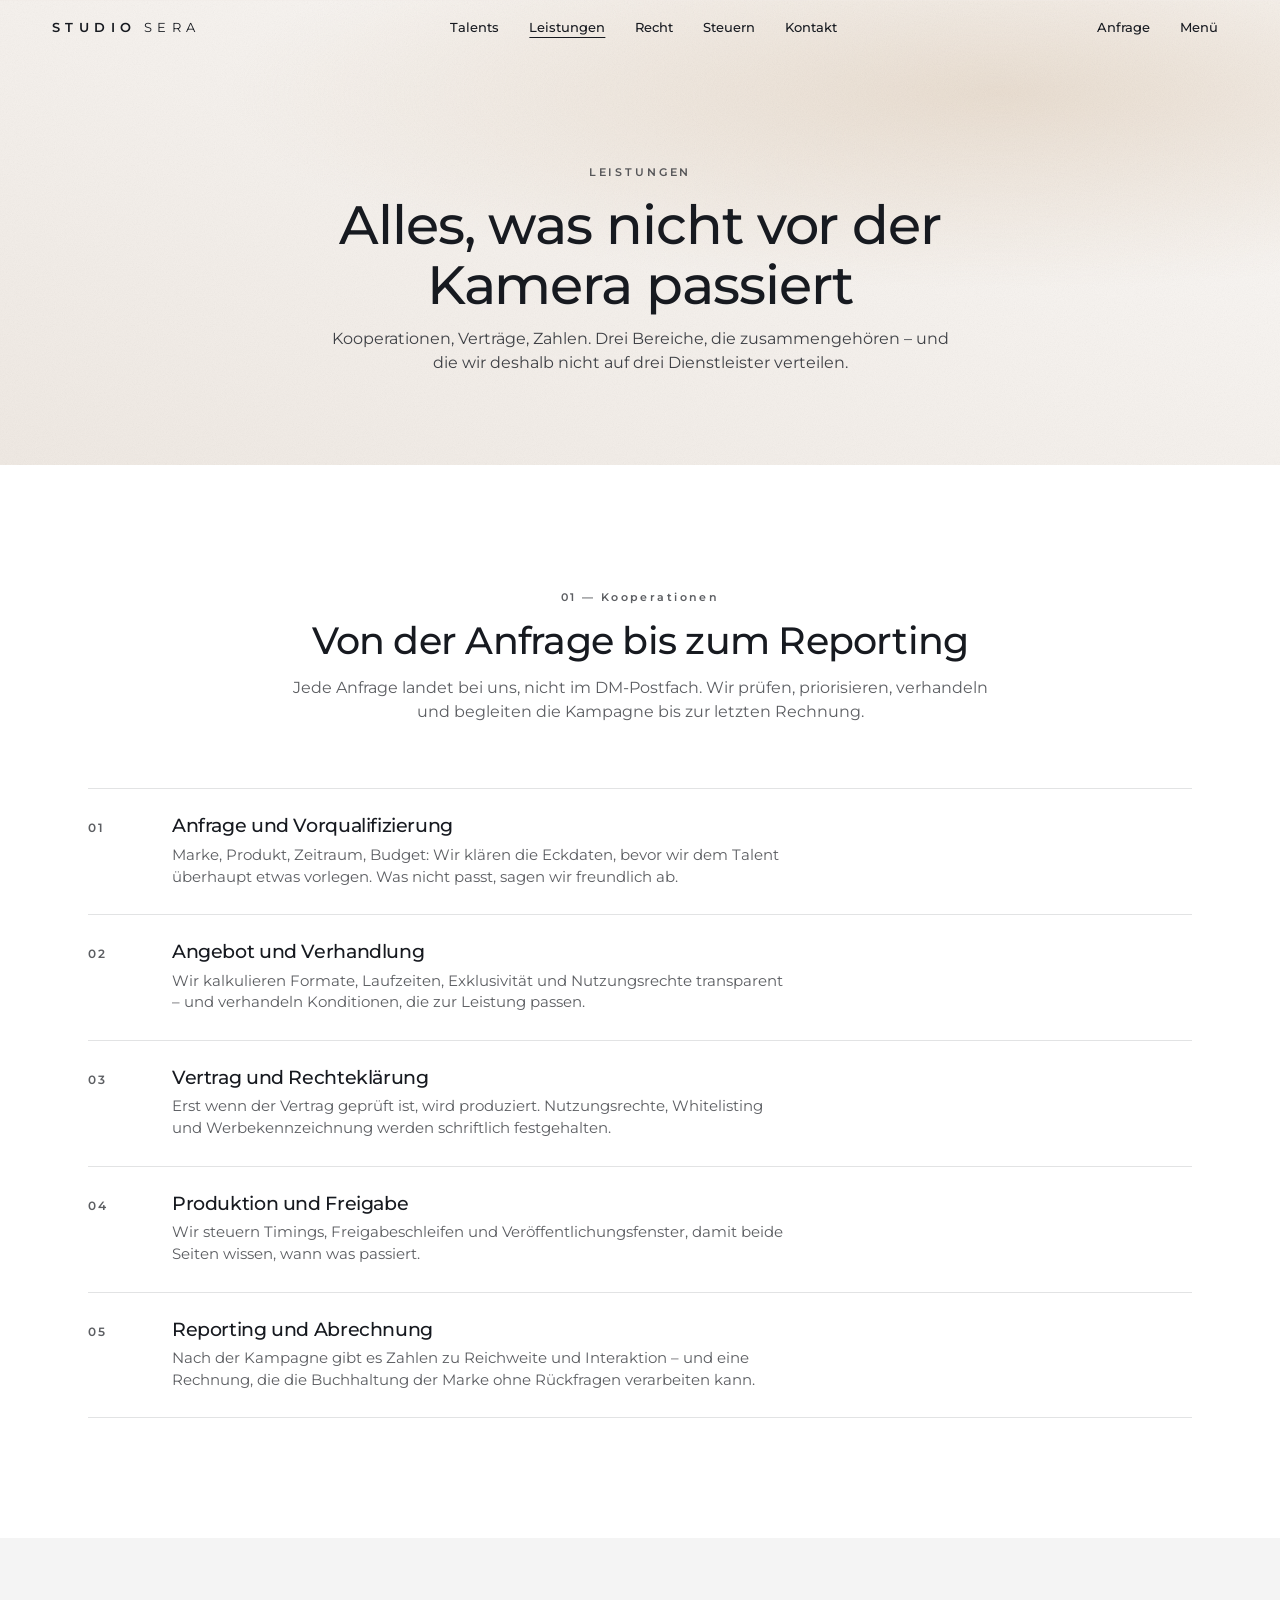
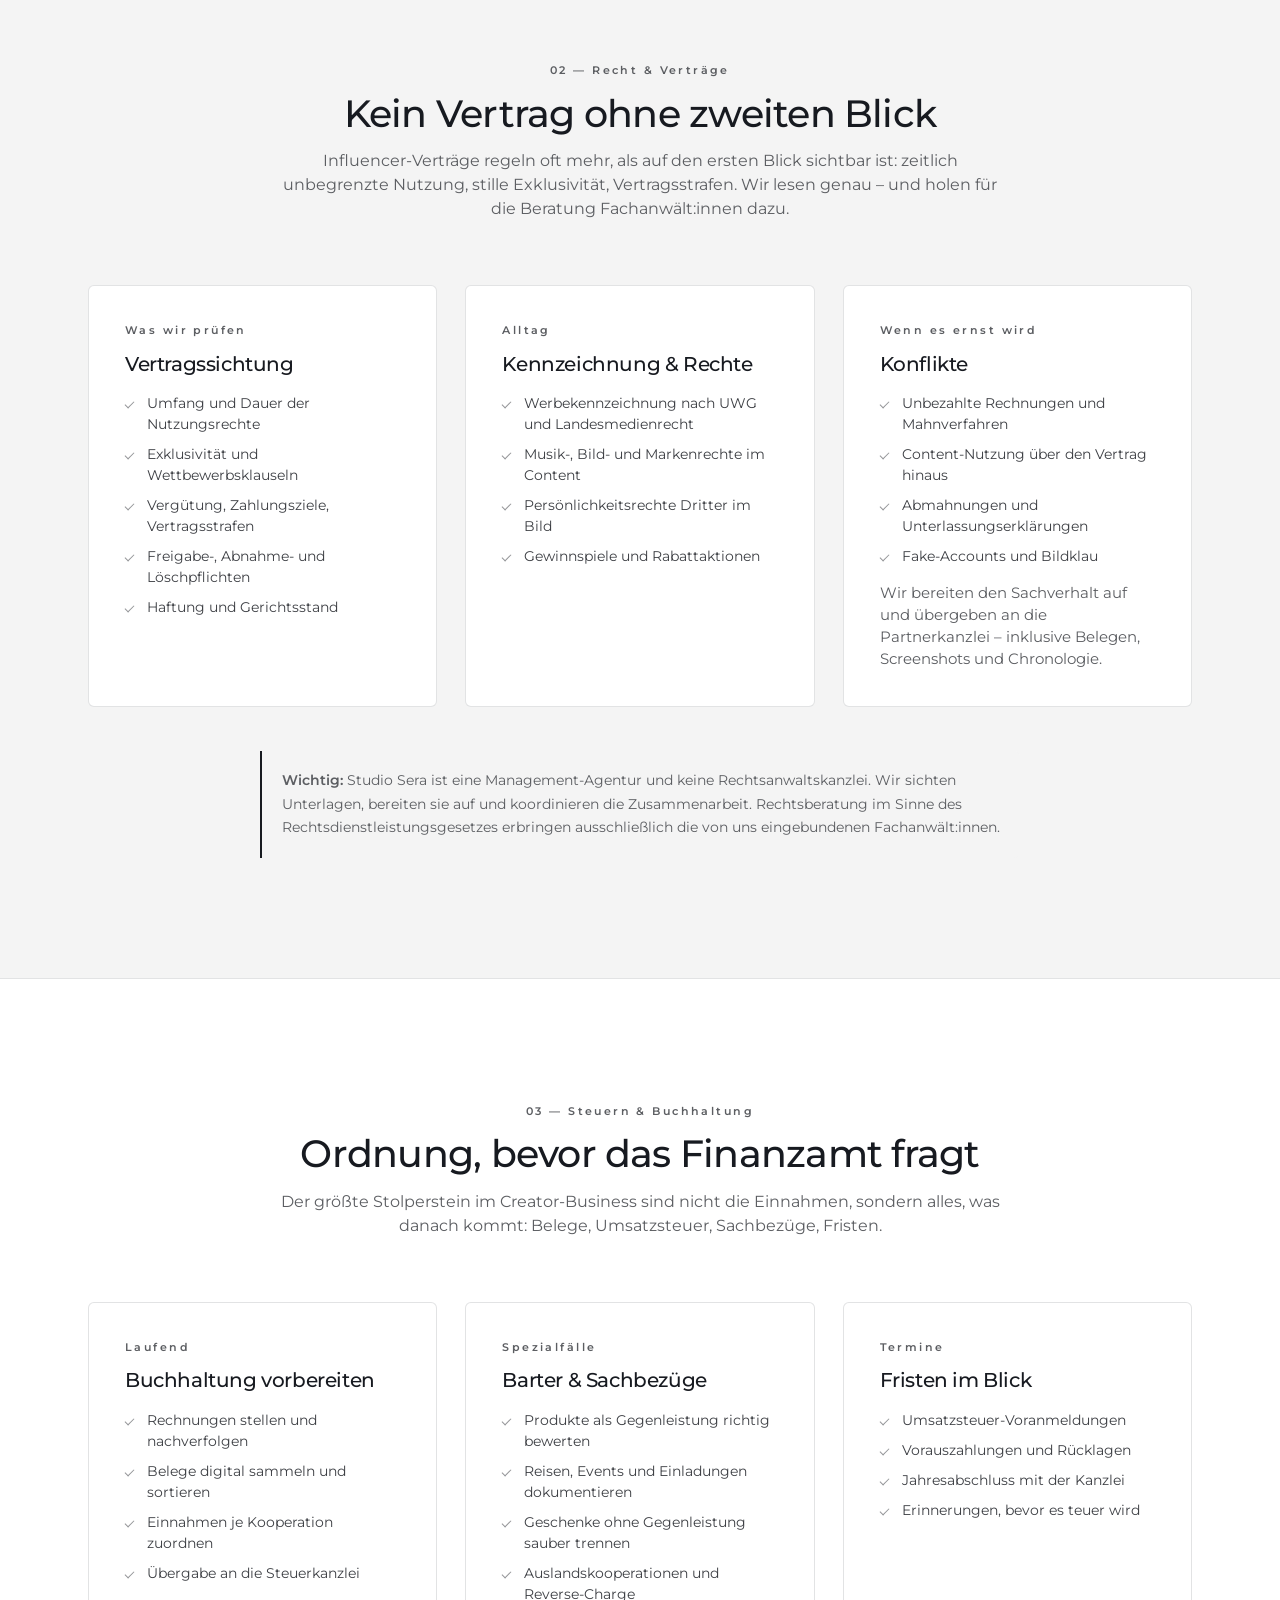
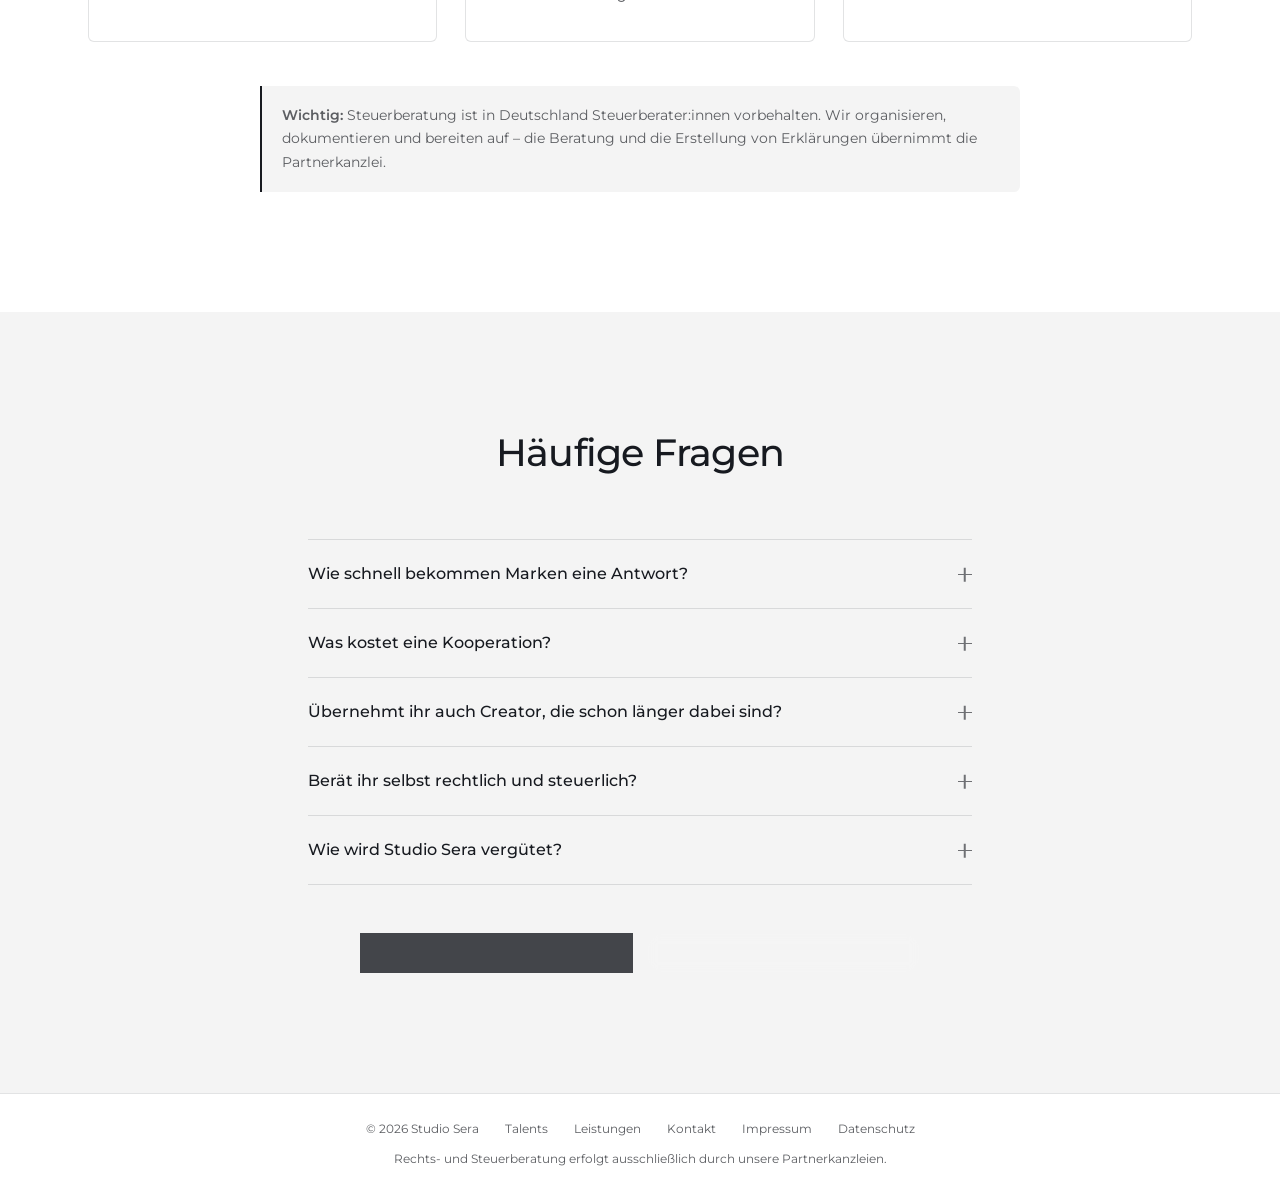
<file: studio-sera/leistungen.html>
<!DOCTYPE html>
<html lang="de">
<head>
<meta charset="utf-8">
<meta name="viewport" content="width=device-width, initial-scale=1">
<title>Leistungen — Kooperationen, Recht &amp; Steuern | Studio Sera</title>
<meta name="description" content="Was Studio Sera übernimmt: Kooperationsanfragen und Verhandlung, Vertrags- und Rechtethemen mit Partnerkanzlei, Buchhaltung und steuerliche Organisation.">
<meta name="theme-color" content="#171a20">
<link rel="icon" href="assets/img/favicon.svg" type="image/svg+xml">
<link rel="preload" href="assets/fonts/montserrat-latin.woff2" as="font" type="font/woff2" crossorigin>
<link rel="stylesheet" href="assets/fonts/montserrat.css">
<link rel="stylesheet" href="assets/css/style.css">
</head>
<body>

<a class="skip-link" href="#main">Zum Inhalt springen</a>

<header class="header" data-tone="dark">
  <a class="wordmark" href="index.html"><span>Studio</span><span>Sera</span></a>
  <nav class="nav" aria-label="Hauptnavigation">
    <a href="talents.html">Talents</a>
    <a href="leistungen.html" aria-current="page">Leistungen</a>
    <a href="leistungen.html#recht">Recht</a>
    <a href="leistungen.html#steuern">Steuern</a>
    <a href="kontakt.html">Kontakt</a>
  </nav>
  <div class="header-right">
    <a class="nav-link" href="kontakt.html">Anfrage</a>
    <button class="menu-btn" type="button" aria-expanded="false" aria-controls="drawer">Menü</button>
  </div>
</header>

<div class="scrim"></div>

<aside class="drawer" id="drawer" aria-label="Menü" aria-hidden="true">
  <button class="drawer-close" type="button" aria-label="Menü schließen">
    <svg width="16" height="16" viewBox="0 0 16 16" aria-hidden="true"><path d="M1 1l14 14M15 1L1 15" stroke="currentColor" stroke-width="1.4" fill="none"/></svg>
  </button>
  <nav class="drawer-nav" aria-label="Menü">
    <a href="index.html">Start</a>
    <a href="talents.html">Talents</a>
    <a href="leistungen.html">Leistungen</a>
    <a href="leistungen.html#kooperationen">Kooperationen</a>
    <a href="leistungen.html#recht">Recht &amp; Verträge</a>
    <a href="leistungen.html#steuern">Steuern &amp; Buchhaltung</a>
    <a href="kontakt.html">Kontakt</a>
  </nav>
  <div class="drawer-meta">
    <p>Studio Sera · Creator Management</p>
    <p style="margin-top:6px;"><a href="mailto:hallo@studiosera.de">hallo@studiosera.de</a></p>
  </div>
</aside>

<main id="main">

  <section class="panel panel--brands panel--page" data-header-tone="dark">
    <div class="panel-head">
      <span class="panel-eyebrow">Leistungen</span>
      <h1 class="panel-title">Alles, was nicht vor der Kamera passiert</h1>
      <p class="panel-sub">
        Kooperationen, Verträge, Zahlen. Drei Bereiche, die zusammengehören – und die
        wir deshalb nicht auf drei Dienstleister verteilen.
      </p>
    </div>
  </section>

  <!-- Kooperationen -->
  <section class="section section--flush" id="kooperationen">
    <div class="wrap">
      <div class="section-head" data-reveal>
        <span class="card-index">01 — Kooperationen</span>
        <h2 class="section-title" style="margin-top:12px;">Von der Anfrage bis zum Reporting</h2>
        <p class="section-lead">
          Jede Anfrage landet bei uns, nicht im DM-Postfach. Wir prüfen, priorisieren,
          verhandeln und begleiten die Kampagne bis zur letzten Rechnung.
        </p>
      </div>

      <div class="steps">
        <div class="step" data-reveal>
          <div>
            <h3 class="step-title">Anfrage und Vorqualifizierung</h3>
            <p class="step-text">
              Marke, Produkt, Zeitraum, Budget: Wir klären die Eckdaten, bevor wir dem
              Talent überhaupt etwas vorlegen. Was nicht passt, sagen wir freundlich ab.
            </p>
          </div>
        </div>
        <div class="step" data-reveal>
          <div>
            <h3 class="step-title">Angebot und Verhandlung</h3>
            <p class="step-text">
              Wir kalkulieren Formate, Laufzeiten, Exklusivität und Nutzungsrechte
              transparent – und verhandeln Konditionen, die zur Leistung passen.
            </p>
          </div>
        </div>
        <div class="step" data-reveal>
          <div>
            <h3 class="step-title">Vertrag und Rechteklärung</h3>
            <p class="step-text">
              Erst wenn der Vertrag geprüft ist, wird produziert. Nutzungsrechte, Whitelisting
              und Werbekennzeichnung werden schriftlich festgehalten.
            </p>
          </div>
        </div>
        <div class="step" data-reveal>
          <div>
            <h3 class="step-title">Produktion und Freigabe</h3>
            <p class="step-text">
              Wir steuern Timings, Freigabeschleifen und Veröffentlichungsfenster, damit
              beide Seiten wissen, wann was passiert.
            </p>
          </div>
        </div>
        <div class="step" data-reveal>
          <div>
            <h3 class="step-title">Reporting und Abrechnung</h3>
            <p class="step-text">
              Nach der Kampagne gibt es Zahlen zu Reichweite und Interaktion – und eine
              Rechnung, die die Buchhaltung der Marke ohne Rückfragen verarbeiten kann.
            </p>
          </div>
        </div>
      </div>
    </div>
  </section>

  <!-- Recht -->
  <section class="section section--tint" id="recht">
    <div class="wrap">
      <div class="section-head" data-reveal>
        <span class="card-index">02 — Recht &amp; Verträge</span>
        <h2 class="section-title" style="margin-top:12px;">Kein Vertrag ohne zweiten Blick</h2>
        <p class="section-lead">
          Influencer-Verträge regeln oft mehr, als auf den ersten Blick sichtbar ist:
          zeitlich unbegrenzte Nutzung, stille Exklusivität, Vertragsstrafen.
          Wir lesen genau – und holen für die Beratung Fachanwält:innen dazu.
        </p>
      </div>

      <div class="grid">
        <article class="card" data-reveal>
          <div class="card-index">Was wir prüfen</div>
          <h3 class="card-title">Vertragssichtung</h3>
          <ul class="ticks">
            <li>Umfang und Dauer der Nutzungsrechte</li>
            <li>Exklusivität und Wettbewerbsklauseln</li>
            <li>Vergütung, Zahlungsziele, Vertragsstrafen</li>
            <li>Freigabe-, Abnahme- und Löschpflichten</li>
            <li>Haftung und Gerichtsstand</li>
          </ul>
        </article>
        <article class="card" data-reveal style="--delay:90ms">
          <div class="card-index">Alltag</div>
          <h3 class="card-title">Kennzeichnung &amp; Rechte</h3>
          <ul class="ticks">
            <li>Werbekennzeichnung nach UWG und Landesmedienrecht</li>
            <li>Musik-, Bild- und Markenrechte im Content</li>
            <li>Persönlichkeitsrechte Dritter im Bild</li>
            <li>Gewinnspiele und Rabattaktionen</li>
          </ul>
        </article>
        <article class="card" data-reveal style="--delay:180ms">
          <div class="card-index">Wenn es ernst wird</div>
          <h3 class="card-title">Konflikte</h3>
          <ul class="ticks">
            <li>Unbezahlte Rechnungen und Mahnverfahren</li>
            <li>Content-Nutzung über den Vertrag hinaus</li>
            <li>Abmahnungen und Unterlassungserklärungen</li>
            <li>Fake-Accounts und Bildklau</li>
          </ul>
          <p class="card-text" style="margin-top:16px;">
            Wir bereiten den Sachverhalt auf und übergeben an die Partnerkanzlei –
            inklusive Belegen, Screenshots und Chronologie.
          </p>
        </article>
      </div>

      <div class="wrap--narrow prose" style="margin:44px auto 0;padding:0;">
        <p class="note" data-reveal>
          <strong>Wichtig:</strong> Studio Sera ist eine Management-Agentur und keine
          Rechtsanwaltskanzlei. Wir sichten Unterlagen, bereiten sie auf und koordinieren
          die Zusammenarbeit. Rechtsberatung im Sinne des Rechtsdienstleistungsgesetzes
          erbringen ausschließlich die von uns eingebundenen Fachanwält:innen.
        </p>
      </div>
    </div>
  </section>

  <!-- Steuern -->
  <section class="section" id="steuern">
    <div class="wrap">
      <div class="section-head" data-reveal>
        <span class="card-index">03 — Steuern &amp; Buchhaltung</span>
        <h2 class="section-title" style="margin-top:12px;">Ordnung, bevor das Finanzamt fragt</h2>
        <p class="section-lead">
          Der größte Stolperstein im Creator-Business sind nicht die Einnahmen, sondern
          alles, was danach kommt: Belege, Umsatzsteuer, Sachbezüge, Fristen.
        </p>
      </div>

      <div class="grid">
        <article class="card" data-reveal>
          <div class="card-index">Laufend</div>
          <h3 class="card-title">Buchhaltung vorbereiten</h3>
          <ul class="ticks">
            <li>Rechnungen stellen und nachverfolgen</li>
            <li>Belege digital sammeln und sortieren</li>
            <li>Einnahmen je Kooperation zuordnen</li>
            <li>Übergabe an die Steuerkanzlei</li>
          </ul>
        </article>
        <article class="card" data-reveal style="--delay:90ms">
          <div class="card-index">Spezialfälle</div>
          <h3 class="card-title">Barter &amp; Sachbezüge</h3>
          <ul class="ticks">
            <li>Produkte als Gegenleistung richtig bewerten</li>
            <li>Reisen, Events und Einladungen dokumentieren</li>
            <li>Geschenke ohne Gegenleistung sauber trennen</li>
            <li>Auslandskooperationen und Reverse-Charge</li>
          </ul>
        </article>
        <article class="card" data-reveal style="--delay:180ms">
          <div class="card-index">Termine</div>
          <h3 class="card-title">Fristen im Blick</h3>
          <ul class="ticks">
            <li>Umsatzsteuer-Voranmeldungen</li>
            <li>Vorauszahlungen und Rücklagen</li>
            <li>Jahresabschluss mit der Kanzlei</li>
            <li>Erinnerungen, bevor es teuer wird</li>
          </ul>
        </article>
      </div>

      <div class="wrap--narrow prose" style="margin:44px auto 0;padding:0;">
        <p class="note" data-reveal>
          <strong>Wichtig:</strong> Steuerberatung ist in Deutschland Steuerberater:innen
          vorbehalten. Wir organisieren, dokumentieren und bereiten auf – die Beratung und
          die Erstellung von Erklärungen übernimmt die Partnerkanzlei.
        </p>
      </div>
    </div>
  </section>

  <!-- FAQ -->
  <section class="section section--tint">
    <div class="wrap wrap--narrow">
      <div class="section-head" data-reveal>
        <h2 class="section-title">Häufige Fragen</h2>
      </div>

      <div class="accordion">
        <div class="acc-item">
          <button class="acc-trigger" type="button" aria-expanded="false" aria-controls="faq-1">
            Wie schnell bekommen Marken eine Antwort?
            <span class="acc-icon" aria-hidden="true"></span>
          </button>
          <div class="acc-panel" id="faq-1" data-open="false"><div>
            <p>
              In der Regel innerhalb von 48 Stunden an Werktagen – mit einer echten Aussage
              zu Machbarkeit, Zeitraum und Konditionen, nicht mit einer Eingangsbestätigung.
            </p>
          </div></div>
        </div>

        <div class="acc-item">
          <button class="acc-trigger" type="button" aria-expanded="false" aria-controls="faq-2">
            Was kostet eine Kooperation?
            <span class="acc-icon" aria-hidden="true"></span>
          </button>
          <div class="acc-panel" id="faq-2" data-open="false"><div>
            <p>
              Das hängt von Format, Laufzeit, Exklusivität und Nutzungsrechten ab. Nach der
              Anfrage bekommt ihr ein Angebot, in dem jede Position einzeln ausgewiesen ist.
            </p>
          </div></div>
        </div>

        <div class="acc-item">
          <button class="acc-trigger" type="button" aria-expanded="false" aria-controls="faq-3">
            Übernehmt ihr auch Creator, die schon länger dabei sind?
            <span class="acc-icon" aria-hidden="true"></span>
          </button>
          <div class="acc-panel" id="faq-3" data-open="false"><div>
            <p>
              Ja. Wir übernehmen laufende Verträge, sortieren die Buchhaltung nach und
              klären offene Themen aus alten Kooperationen – auch rückwirkend.
            </p>
          </div></div>
        </div>

        <div class="acc-item">
          <button class="acc-trigger" type="button" aria-expanded="false" aria-controls="faq-4">
            Berät ihr selbst rechtlich und steuerlich?
            <span class="acc-icon" aria-hidden="true"></span>
          </button>
          <div class="acc-panel" id="faq-4" data-open="false"><div>
            <p>
              Nein. Wir bereiten alles vor, erklären Zusammenhänge und koordinieren – die
              eigentliche Beratung übernehmen unsere Partnerkanzleien. Für dich bleibt es
              trotzdem ein Ansprechpartner.
            </p>
          </div></div>
        </div>

        <div class="acc-item">
          <button class="acc-trigger" type="button" aria-expanded="false" aria-controls="faq-5">
            Wie wird Studio Sera vergütet?
            <span class="acc-icon" aria-hidden="true"></span>
          </button>
          <div class="acc-panel" id="faq-5" data-open="false"><div>
            <p>
              Über eine prozentuale Beteiligung an vermittelten Kooperationen, optional
              ergänzt um eine Pauschale für laufende Organisation. Alles steht im Vertrag,
              bevor die erste Anfrage bearbeitet wird.
            </p>
          </div></div>
        </div>
      </div>

      <div class="btn-row" style="margin:48px auto 0;">
        <a class="btn btn--primary" href="kontakt.html">Anfrage senden</a>
        <a class="btn btn--ghost" href="talents.html">Talents ansehen</a>
      </div>
    </div>
  </section>

</main>

<footer class="footer">
  <div class="footer-inner">
    <span>&copy; <span data-year>2026</span> Studio Sera</span>
    <a href="talents.html">Talents</a>
    <a href="leistungen.html">Leistungen</a>
    <a href="kontakt.html">Kontakt</a>
    <a href="impressum.html">Impressum</a>
    <a href="datenschutz.html">Datenschutz</a>
    <p class="footer-legal">
      Rechts- und Steuerberatung erfolgt ausschließlich durch unsere Partnerkanzleien.
    </p>
  </div>
</footer>

<script src="assets/js/site.js"></script>
</body>
</html>
</file>
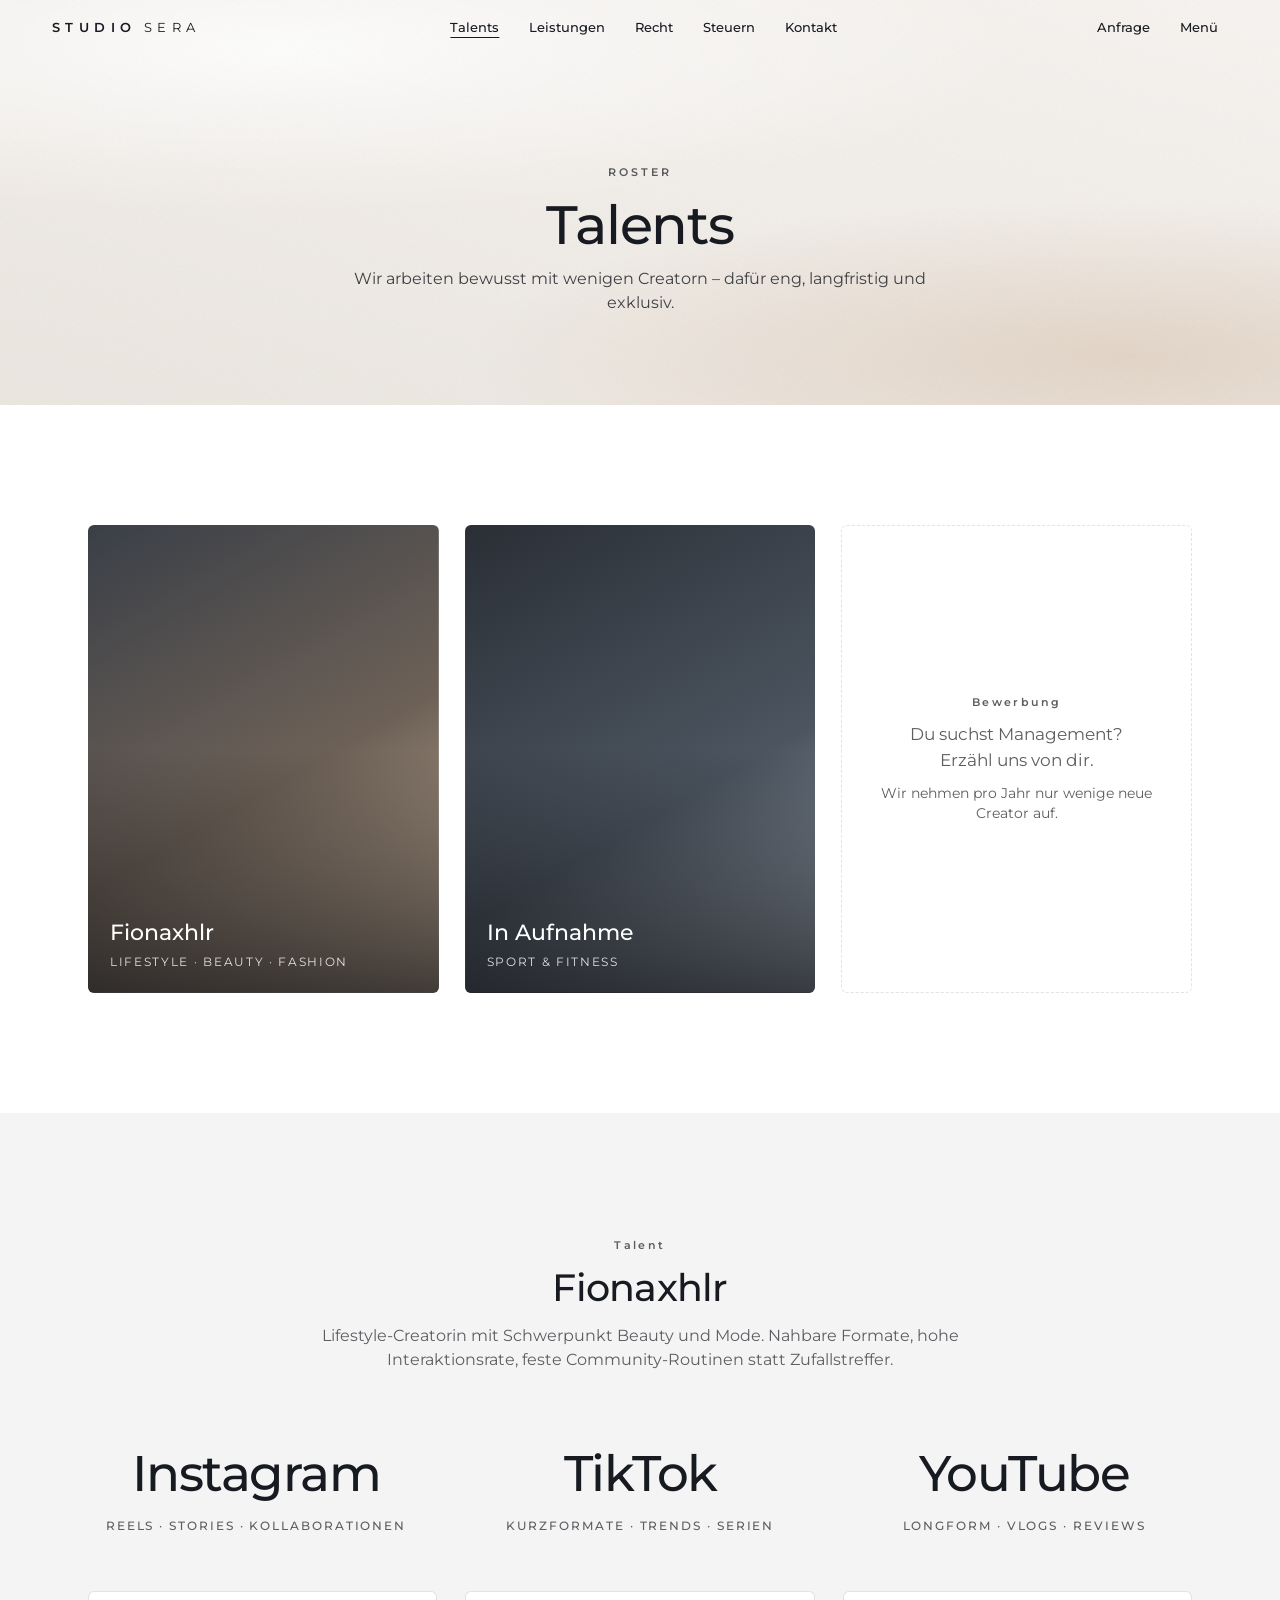
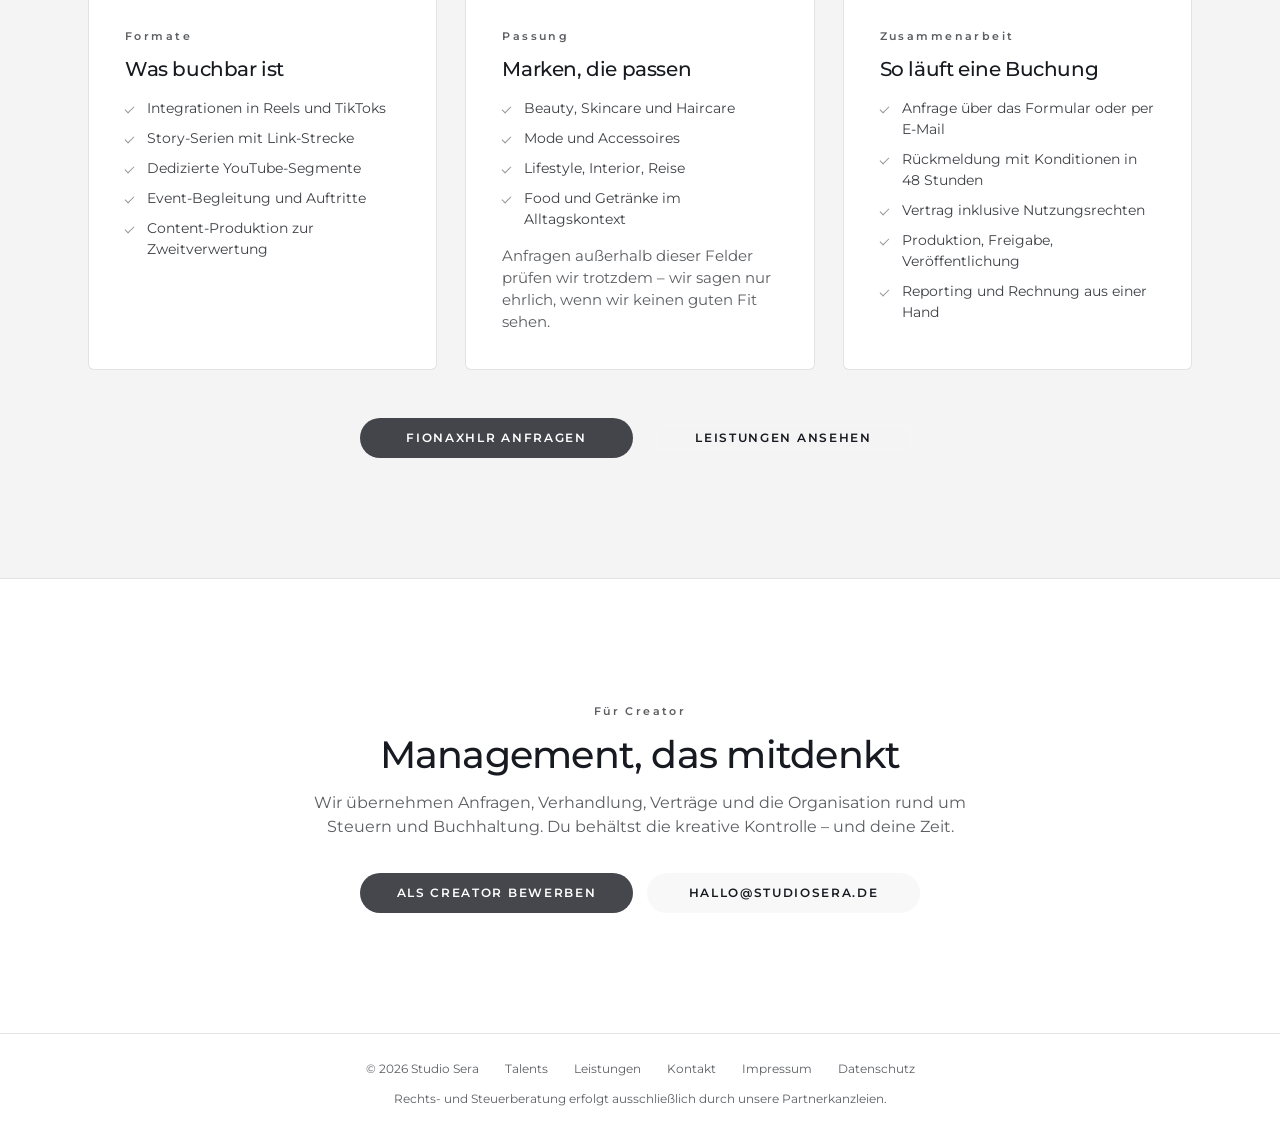
<file: studio-sera/talents.html>
<!DOCTYPE html>
<html lang="de">
<head>
<meta charset="utf-8">
<meta name="viewport" content="width=device-width, initial-scale=1">
<title>Talents — Studio Sera</title>
<meta name="description" content="Das Roster von Studio Sera: Fionaxhlr und weitere Creator. Buchungsanfragen, Formate und Reichweiten auf einen Blick.">
<meta name="theme-color" content="#171a20">
<link rel="icon" href="assets/img/favicon.svg" type="image/svg+xml">
<link rel="preload" href="assets/fonts/montserrat-latin.woff2" as="font" type="font/woff2" crossorigin>
<link rel="stylesheet" href="assets/fonts/montserrat.css">
<link rel="stylesheet" href="assets/css/style.css">
</head>
<body>

<a class="skip-link" href="#main">Zum Inhalt springen</a>

<header class="header" data-tone="dark">
  <a class="wordmark" href="index.html"><span>Studio</span><span>Sera</span></a>
  <nav class="nav" aria-label="Hauptnavigation">
    <a href="talents.html" aria-current="page">Talents</a>
    <a href="leistungen.html">Leistungen</a>
    <a href="leistungen.html#recht">Recht</a>
    <a href="leistungen.html#steuern">Steuern</a>
    <a href="kontakt.html">Kontakt</a>
  </nav>
  <div class="header-right">
    <a class="nav-link" href="kontakt.html">Anfrage</a>
    <button class="menu-btn" type="button" aria-expanded="false" aria-controls="drawer">Menü</button>
  </div>
</header>

<div class="scrim"></div>

<aside class="drawer" id="drawer" aria-label="Menü" aria-hidden="true">
  <button class="drawer-close" type="button" aria-label="Menü schließen">
    <svg width="16" height="16" viewBox="0 0 16 16" aria-hidden="true"><path d="M1 1l14 14M15 1L1 15" stroke="currentColor" stroke-width="1.4" fill="none"/></svg>
  </button>
  <nav class="drawer-nav" aria-label="Menü">
    <a href="index.html">Start</a>
    <a href="talents.html">Talents</a>
    <a href="leistungen.html">Leistungen</a>
    <a href="leistungen.html#kooperationen">Kooperationen</a>
    <a href="leistungen.html#recht">Recht &amp; Verträge</a>
    <a href="leistungen.html#steuern">Steuern &amp; Buchhaltung</a>
    <a href="kontakt.html">Kontakt</a>
  </nav>
  <div class="drawer-meta">
    <p>Studio Sera · Creator Management</p>
    <p style="margin-top:6px;"><a href="mailto:hallo@studiosera.de">hallo@studiosera.de</a></p>
  </div>
</aside>

<main id="main">

  <section class="panel panel--talents panel--page" data-header-tone="dark">
    <div class="panel-head">
      <span class="panel-eyebrow">Roster</span>
      <h1 class="panel-title">Talents</h1>
      <p class="panel-sub">
        Wir arbeiten bewusst mit wenigen Creatorn – dafür eng, langfristig und exklusiv.
      </p>
    </div>
  </section>

  <section class="section section--flush">
    <div class="wrap">
      <div class="talent-grid">

        <a class="talent" href="kontakt.html?talent=Fionaxhlr" data-reveal>
          <div class="talent-media talent--sera-1"></div>
          <div class="talent-body">
            <div class="talent-name">Fionaxhlr</div>
            <div class="talent-meta">Lifestyle · Beauty · Fashion</div>
          </div>
        </a>

        <a class="talent" href="kontakt.html" data-reveal style="--delay:90ms">
          <div class="talent-media talent--sera-2"></div>
          <div class="talent-body">
            <div class="talent-name">In Aufnahme</div>
            <div class="talent-meta">Sport &amp; Fitness</div>
          </div>
        </a>

        <a class="talent talent--open" href="kontakt.html" data-reveal style="--delay:180ms">
          <div>
            <div class="card-index">Bewerbung</div>
            <p style="margin-top:12px;font-size:17px;">Du suchst Management?<br>Erzähl uns von dir.</p>
            <p style="margin-top:10px;font-size:13.5px;">Wir nehmen pro Jahr nur wenige neue Creator auf.</p>
          </div>
        </a>

      </div>
    </div>
  </section>

  <!-- Talent-Detail -->
  <section class="section section--tint" id="fionaxhlr">
    <div class="wrap">
      <div class="section-head" data-reveal>
        <span class="card-index">Talent</span>
        <h2 class="section-title" style="margin-top:12px;">Fionaxhlr</h2>
        <p class="section-lead">
          Lifestyle-Creatorin mit Schwerpunkt Beauty und Mode. Nahbare Formate, hohe
          Interaktionsrate, feste Community-Routinen statt Zufallstreffer.
        </p>
      </div>

      <div class="stats" style="margin-bottom:56px;">
        <div data-reveal>
          <div class="stat-value">Instagram</div>
          <div class="stat-label">Reels · Stories · Kollaborationen</div>
        </div>
        <div data-reveal style="--delay:90ms">
          <div class="stat-value">TikTok</div>
          <div class="stat-label">Kurzformate · Trends · Serien</div>
        </div>
        <div data-reveal style="--delay:180ms">
          <div class="stat-value">YouTube</div>
          <div class="stat-label">Longform · Vlogs · Reviews</div>
        </div>
      </div>

      <div class="grid">
        <article class="card" data-reveal>
          <div class="card-index">Formate</div>
          <h3 class="card-title">Was buchbar ist</h3>
          <ul class="ticks">
            <li>Integrationen in Reels und TikToks</li>
            <li>Story-Serien mit Link-Strecke</li>
            <li>Dedizierte YouTube-Segmente</li>
            <li>Event-Begleitung und Auftritte</li>
            <li>Content-Produktion zur Zweitverwertung</li>
          </ul>
        </article>
        <article class="card" data-reveal style="--delay:90ms">
          <div class="card-index">Passung</div>
          <h3 class="card-title">Marken, die passen</h3>
          <ul class="ticks">
            <li>Beauty, Skincare und Haircare</li>
            <li>Mode und Accessoires</li>
            <li>Lifestyle, Interior, Reise</li>
            <li>Food und Getränke im Alltagskontext</li>
          </ul>
          <p class="card-text" style="margin-top:16px;">
            Anfragen außerhalb dieser Felder prüfen wir trotzdem – wir sagen nur ehrlich,
            wenn wir keinen guten Fit sehen.
          </p>
        </article>
        <article class="card" data-reveal style="--delay:180ms">
          <div class="card-index">Zusammenarbeit</div>
          <h3 class="card-title">So läuft eine Buchung</h3>
          <ul class="ticks">
            <li>Anfrage über das Formular oder per E-Mail</li>
            <li>Rückmeldung mit Konditionen in 48 Stunden</li>
            <li>Vertrag inklusive Nutzungsrechten</li>
            <li>Produktion, Freigabe, Veröffentlichung</li>
            <li>Reporting und Rechnung aus einer Hand</li>
          </ul>
        </article>
      </div>

      <div class="btn-row" style="margin:48px auto 0;">
        <a class="btn btn--primary" href="kontakt.html?talent=Fionaxhlr">Fionaxhlr anfragen</a>
        <a class="btn btn--ghost" href="leistungen.html">Leistungen ansehen</a>
      </div>
    </div>
  </section>

  <!-- Creator-Bewerbung -->
  <section class="section">
    <div class="wrap wrap--narrow" style="text-align:center;">
      <div data-reveal>
        <span class="card-index">Für Creator</span>
        <h2 class="section-title" style="margin-top:12px;">Management, das mitdenkt</h2>
        <p class="section-lead">
          Wir übernehmen Anfragen, Verhandlung, Verträge und die Organisation rund um
          Steuern und Buchhaltung. Du behältst die kreative Kontrolle – und deine Zeit.
        </p>
        <div class="btn-row" style="margin:34px auto 0;">
          <a class="btn btn--primary" href="kontakt.html">Als Creator bewerben</a>
          <a class="btn btn--ghost" href="mailto:hallo@studiosera.de">hallo@studiosera.de</a>
        </div>
      </div>
    </div>
  </section>

</main>

<footer class="footer">
  <div class="footer-inner">
    <span>&copy; <span data-year>2026</span> Studio Sera</span>
    <a href="talents.html">Talents</a>
    <a href="leistungen.html">Leistungen</a>
    <a href="kontakt.html">Kontakt</a>
    <a href="impressum.html">Impressum</a>
    <a href="datenschutz.html">Datenschutz</a>
    <p class="footer-legal">
      Rechts- und Steuerberatung erfolgt ausschließlich durch unsere Partnerkanzleien.
    </p>
  </div>
</footer>

<script src="assets/js/site.js"></script>
</body>
</html>
</file>
<file: studio-sera/assets/fonts/montserrat.css>
/* Montserrat als Variable Font (SIL Open Font License 1.1), lokal gehostet –
   so kommt die Seite ohne Verbindung zu Google Fonts aus.
   Quelle: fonts.google.com/specimen/Montserrat */

@font-face {
  font-family: "Montserrat";
  font-style: normal;
  font-weight: 400 600;
  font-display: swap;
  src: url("montserrat-latin-ext.woff2") format("woff2");
  unicode-range: U+0100-02BA, U+02BD-02C5, U+02C7-02CC, U+02CE-02D7, U+02DD-02FF,
    U+0304, U+0308, U+0329, U+1D00-1DBF, U+1E00-1E9F, U+1EF2-1EFF, U+2020,
    U+20A0-20AB, U+20AD-20C0, U+2113, U+2C60-2C7F, U+A720-A7FF;
}

@font-face {
  font-family: "Montserrat";
  font-style: normal;
  font-weight: 400 600;
  font-display: swap;
  src: url("montserrat-latin.woff2") format("woff2");
  unicode-range: U+0000-00FF, U+0131, U+0152-0153, U+02BB-02BC, U+02C6, U+02DA,
    U+02DC, U+0304, U+0308, U+0329, U+2000-206F, U+20AC, U+2122, U+2191, U+2193,
    U+2212, U+2215, U+FEFF, U+FFFD;
}
</file>
<file: studio-sera/assets/css/style.css>
/* ==========================================================================
   Studio Sera — Creator Management
   Design-Sprache angelehnt an tesla.com: vollflächige Panels, zentrierte
   Typografie oben, Pill-Buttons unten, viel Weißraum, kein Zierrat.
   ========================================================================== */

/* --------------------------------------------------------------------------
   1. Tokens
   -------------------------------------------------------------------------- */

:root {
  /* Farben */
  --ink: #171a20;          /* Primärtext / dunkle Flächen */
  --ink-soft: #3e4045;
  --muted: #5c5e62;
  --paper: #ffffff;
  --paper-2: #f4f4f4;
  --line: rgba(23, 26, 32, 0.12);
  --line-light: rgba(255, 255, 255, 0.24);

  /* Buttons (Tesla-Logik: halbtransparent + Blur) */
  --btn-dark-bg: rgba(23, 26, 32, 0.8);
  --btn-dark-bg-hover: rgba(23, 26, 32, 1);
  --btn-light-bg: rgba(244, 244, 244, 0.65);
  --btn-light-bg-hover: rgba(255, 255, 255, 0.95);

  /* Maße */
  --header-h: 56px;
  --gutter: clamp(20px, 5vw, 48px);
  --content-max: 1200px;
  --btn-min: 265px;
  --radius-pill: 100px;
  --radius-soft: 6px;

  /* Bewegung */
  --ease: cubic-bezier(0.2, 0.6, 0.2, 1);
  --dur: 0.45s;

  /* Grain-Overlay – liegt über allen Panel-Hintergründen */
  --grain: url("data:image/svg+xml,%3Csvg xmlns='http://www.w3.org/2000/svg' width='160' height='160' viewBox='0 0 160 160'%3E%3Cfilter id='n'%3E%3CfeTurbulence type='fractalNoise' baseFrequency='0.9' numOctaves='3' stitchTiles='stitch'/%3E%3CfeColorMatrix type='saturate' values='0'/%3E%3C/filter%3E%3Crect width='160' height='160' filter='url(%23n)' opacity='0.5'/%3E%3C/svg%3E");
}

/* --------------------------------------------------------------------------
   2. Reset / Basis
   -------------------------------------------------------------------------- */

*,
*::before,
*::after { box-sizing: border-box; }

html {
  -webkit-text-size-adjust: 100%;
  scroll-behavior: smooth;
}

body {
  margin: 0;
  font-family: "Montserrat", "Gotham SSm A", "Helvetica Neue", Helvetica, Arial, sans-serif;
  font-size: 15px;
  line-height: 1.5;
  color: var(--ink);
  background: var(--paper);
  -webkit-font-smoothing: antialiased;
  -moz-osx-font-smoothing: grayscale;
}

img { max-width: 100%; display: block; }

a { color: inherit; }

h1, h2, h3, h4 {
  margin: 0;
  font-weight: 500;
  letter-spacing: -0.02em;
  line-height: 1.12;
}

p { margin: 0; }

ul { margin: 0; padding: 0; list-style: none; }

button { font: inherit; color: inherit; }

:focus-visible {
  outline: 2px solid currentColor;
  outline-offset: 3px;
  border-radius: 2px;
}

.visually-hidden {
  position: absolute;
  width: 1px; height: 1px;
  margin: -1px; padding: 0;
  overflow: hidden;
  clip: rect(0 0 0 0);
  white-space: nowrap;
  border: 0;
}

.skip-link {
  position: absolute;
  top: 8px; left: 50%;
  transform: translate(-50%, -200%);
  z-index: 200;
  padding: 10px 18px;
  background: var(--ink);
  color: #fff;
  border-radius: var(--radius-pill);
  font-size: 13px;
  text-decoration: none;
  transition: transform 0.2s var(--ease);
}
.skip-link:focus { transform: translate(-50%, 0); }

/* --------------------------------------------------------------------------
   3. Header
   -------------------------------------------------------------------------- */

.header {
  position: fixed;
  inset: 0 0 auto 0;
  z-index: 100;
  height: var(--header-h);
  display: flex;
  align-items: center;
  justify-content: space-between;
  padding: 0 var(--gutter);
  color: var(--ink);
  transition: background-color 0.3s var(--ease), color 0.3s var(--ease),
              backdrop-filter 0.3s var(--ease);
}

/* Panels können den Header per data-Attribut auf hell/dunkel schalten */
.header[data-tone="light"] { color: #fff; }

.header.is-stuck {
  background: rgba(255, 255, 255, 0.86);
  backdrop-filter: saturate(180%) blur(18px);
  -webkit-backdrop-filter: saturate(180%) blur(18px);
  color: var(--ink);
}

.wordmark {
  display: inline-flex;
  align-items: baseline;
  gap: 0.55em;
  font-size: 13px;
  font-weight: 600;
  letter-spacing: 0.42em;
  text-transform: uppercase;
  text-decoration: none;
  white-space: nowrap;
  padding: 6px 4px;
}
.wordmark span:last-child { font-weight: 400; }

.nav { display: flex; gap: 2px; }

.nav a {
  display: inline-block;
  padding: 7px 14px;
  font-size: 13px;
  font-weight: 500;
  text-decoration: none;
  border-radius: var(--radius-soft);
  transition: background-color 0.2s var(--ease);
}
.nav a:hover { background: rgba(0, 0, 0, 0.07); }
.header[data-tone="light"]:not(.is-stuck) .nav a:hover { background: rgba(255, 255, 255, 0.18); }
.nav a[aria-current="page"] { text-decoration: underline; text-underline-offset: 5px; }

.header-right { display: flex; align-items: center; gap: 2px; }

.menu-btn,
.header-right .nav-link {
  padding: 7px 14px;
  font-size: 13px;
  font-weight: 500;
  text-decoration: none;
  background: none;
  border: 0;
  border-radius: var(--radius-soft);
  cursor: pointer;
  transition: background-color 0.2s var(--ease);
}
.menu-btn:hover,
.header-right .nav-link:hover { background: rgba(0, 0, 0, 0.07); }
.header[data-tone="light"]:not(.is-stuck) .menu-btn:hover,
.header[data-tone="light"]:not(.is-stuck) .header-right .nav-link:hover { background: rgba(255, 255, 255, 0.18); }

@media (max-width: 480px) {
  .header-right .nav-link { display: none; }
}

@media (max-width: 900px) {
  .nav { display: none; }
}

/* --------------------------------------------------------------------------
   4. Slide-in-Menü
   -------------------------------------------------------------------------- */

.scrim {
  position: fixed;
  inset: 0;
  z-index: 110;
  background: rgba(0, 0, 0, 0.35);
  opacity: 0;
  visibility: hidden;
  transition: opacity 0.3s var(--ease), visibility 0.3s var(--ease);
}
.scrim.is-open { opacity: 1; visibility: visible; }

.drawer {
  position: fixed;
  top: 0; right: 0;
  z-index: 120;
  width: min(360px, 88vw);
  height: 100%;
  padding: 18px 14px 40px;
  background: var(--paper);
  transform: translateX(102%);
  transition: transform 0.4s var(--ease);
  overflow-y: auto;
  display: flex;
  flex-direction: column;
}
.drawer.is-open { transform: translateX(0); }

.drawer-close {
  align-self: flex-end;
  width: 36px; height: 36px;
  display: grid;
  place-items: center;
  background: none;
  border: 0;
  border-radius: 50%;
  cursor: pointer;
  transition: background-color 0.2s var(--ease);
}
.drawer-close:hover { background: rgba(0, 0, 0, 0.07); }

.drawer-nav { margin-top: 12px; }
.drawer-nav a {
  display: block;
  padding: 11px 14px;
  font-size: 15px;
  font-weight: 500;
  text-decoration: none;
  border-radius: var(--radius-soft);
  transition: background-color 0.2s var(--ease);
}
.drawer-nav a:hover { background: var(--paper-2); }

.drawer-meta {
  margin-top: auto;
  padding: 24px 14px 0;
  font-size: 12px;
  color: var(--muted);
}
.drawer-meta a { color: var(--muted); }

/* --------------------------------------------------------------------------
   5. Panels (vollflächige Sektionen)
   -------------------------------------------------------------------------- */

.snap { scroll-snap-type: y proximity; }

.panel {
  position: relative;
  min-height: 100svh;
  scroll-snap-align: start;
  display: grid;
  grid-template-rows: 1fr auto;
  align-items: start;
  padding: calc(var(--header-h) + 10svh) var(--gutter) 6svh;
  text-align: center;
  overflow: hidden;
  isolation: isolate;
  background-color: var(--paper-2);
  background-size: cover;
  background-position: center;
}

/* Grain über jedem Panel */
.panel::after {
  content: "";
  position: absolute;
  inset: 0;
  z-index: -1;
  background-image: var(--grain);
  background-size: 160px 160px;
  opacity: 0.16;
  mix-blend-mode: multiply;
  pointer-events: none;
}
.panel--dark::after { mix-blend-mode: overlay; opacity: 0.22; }

.panel--dark { color: #fff; }
.panel--dark .panel-sub { color: rgba(255, 255, 255, 0.86); }

.panel-head { max-width: 780px; margin: 0 auto; }

.panel-eyebrow {
  display: block;
  margin-bottom: 14px;
  font-size: 11px;
  font-weight: 600;
  letter-spacing: 0.26em;
  text-transform: uppercase;
  opacity: 0.7;
}

.panel-title {
  font-size: clamp(34px, 5.2vw, 54px);
  font-weight: 500;
}

.panel-sub {
  max-width: 620px;
  margin: 12px auto 0;
  font-size: clamp(14px, 1.4vw, 16px);
  color: var(--ink-soft);
}
.panel-sub a { text-underline-offset: 3px; }

.panel-foot {
  display: flex;
  flex-direction: column;
  align-items: center;
  gap: 22px;
}

/* Hintergründe der einzelnen Panels.
   Die Verläufe sind bewusst als eigene Variablen gesetzt: für echte Fotos
   genügt es, hier `url("../img/dateiname.jpg")` als oberste Ebene zu
   ergänzen – Layout, Textfarbe und Buttons bleiben unverändert. */

.panel--hero {
  background-image:
    radial-gradient(120% 80% at 50% 8%, rgba(255, 255, 255, 0.16) 0%, rgba(255, 255, 255, 0) 60%),
    radial-gradient(90% 60% at 78% 96%, rgba(196, 160, 120, 0.34) 0%, rgba(196, 160, 120, 0) 62%),
    linear-gradient(168deg, #23262c 0%, #16181d 42%, #0c0d10 100%);
}

.panel--talents {
  background-image:
    radial-gradient(100% 70% at 22% 12%, rgba(255, 255, 255, 0.9) 0%, rgba(255, 255, 255, 0) 58%),
    radial-gradient(85% 65% at 88% 88%, rgba(214, 190, 168, 0.5) 0%, rgba(214, 190, 168, 0) 60%),
    linear-gradient(196deg, #f7f4f1 0%, #ece7e1 100%);
}

.panel--deals {
  background-image:
    radial-gradient(110% 75% at 50% 100%, rgba(255, 255, 255, 0.14) 0%, rgba(255, 255, 255, 0) 58%),
    linear-gradient(184deg, #1c1f25 0%, #23272e 55%, #14161a 100%);
}

.panel--legal {
  background-image:
    radial-gradient(90% 60% at 15% 90%, rgba(199, 205, 214, 0.55) 0%, rgba(199, 205, 214, 0) 60%),
    linear-gradient(174deg, #ffffff 0%, #f1f2f4 100%);
}

.panel--tax {
  background-image:
    radial-gradient(95% 65% at 80% 10%, rgba(255, 255, 255, 0.12) 0%, rgba(255, 255, 255, 0) 55%),
    linear-gradient(160deg, #2b2f36 0%, #1a1d22 60%, #101215 100%);
}

.panel--brands {
  background-image:
    radial-gradient(100% 70% at 78% 20%, rgba(222, 205, 186, 0.6) 0%, rgba(222, 205, 186, 0) 60%),
    linear-gradient(200deg, #fbf9f7 0%, #efe9e3 100%);
}

.panel--page {
  min-height: auto;
  padding-block: calc(var(--header-h) + 12svh) 10svh;
  grid-template-rows: auto;
  scroll-snap-align: none;
}

/* --------------------------------------------------------------------------
   6. Buttons
   -------------------------------------------------------------------------- */

.btn-row {
  display: flex;
  flex-wrap: wrap;
  justify-content: center;
  gap: 14px;
  width: 100%;
  max-width: 560px;
}

.btn {
  flex: 1 1 var(--btn-min);
  min-width: 0;
  display: inline-flex;
  align-items: center;
  justify-content: center;
  height: 40px;
  padding: 0 24px;
  font-size: 12px;
  font-weight: 600;
  letter-spacing: 0.14em;
  text-transform: uppercase;
  text-decoration: none;
  border: 0;
  border-radius: var(--radius-pill);
  cursor: pointer;
  backdrop-filter: blur(6px);
  -webkit-backdrop-filter: blur(6px);
  transition: background-color 0.2s var(--ease), color 0.2s var(--ease),
              transform 0.2s var(--ease);
}
.btn:hover { transform: translateY(-1px); }
.btn:active { transform: translateY(0); }

.btn--primary { background: var(--btn-dark-bg); color: #fff; }
.btn--primary:hover { background: var(--btn-dark-bg-hover); }

.btn--ghost { background: var(--btn-light-bg); color: var(--ink); }
.btn--ghost:hover { background: var(--btn-light-bg-hover); }

/* Auf dunklen Panels drehen sich die Rollen um */
.panel--dark .btn--primary { background: rgba(244, 244, 244, 0.92); color: var(--ink); }
.panel--dark .btn--primary:hover { background: #fff; }
.panel--dark .btn--ghost { background: rgba(0, 0, 0, 0.34); color: #fff; }
.panel--dark .btn--ghost:hover { background: rgba(0, 0, 0, 0.6); }

.btn--wide { flex: 0 1 320px; }

@media (max-width: 600px) {
  .btn-row { flex-direction: column; max-width: 320px; }
  .btn { flex: 1 1 auto; width: 100%; }
}

/* Scroll-Hinweis */
.scroll-cue {
  width: 34px; height: 34px;
  display: grid;
  place-items: center;
  background: none;
  border: 0;
  color: inherit;
  cursor: pointer;
  opacity: 0.75;
  animation: cue 2.4s var(--ease) infinite;
}
.scroll-cue:hover { opacity: 1; }

@keyframes cue {
  0%, 100% { transform: translateY(0); }
  50% { transform: translateY(6px); }
}

/* --------------------------------------------------------------------------
   7. Inhaltsbausteine
   -------------------------------------------------------------------------- */

.wrap {
  width: 100%;
  max-width: var(--content-max);
  margin: 0 auto;
  padding: 0 var(--gutter);
}
.wrap--narrow { max-width: 760px; }

.section {
  padding: clamp(64px, 10vw, 120px) 0;
  border-top: 1px solid var(--line);
}
.section--flush { border-top: 0; }
.section--tint { background: var(--paper-2); border-top: 0; }

.section-head { max-width: 720px; margin: 0 auto clamp(36px, 5vw, 64px); text-align: center; }
.section-title { font-size: clamp(26px, 3.4vw, 38px); }
.section-lead { margin-top: 14px; color: var(--muted); font-size: 16px; }

/* Kacheln */
.grid {
  display: grid;
  gap: clamp(16px, 2.4vw, 28px);
  grid-template-columns: repeat(auto-fit, minmax(280px, 1fr));
}

.card {
  padding: clamp(24px, 3vw, 36px);
  background: var(--paper);
  border: 1px solid var(--line);
  border-radius: var(--radius-soft);
  transition: border-color 0.25s var(--ease), transform 0.25s var(--ease);
}
.card:hover { border-color: rgba(23, 26, 32, 0.34); transform: translateY(-2px); }
.card-index {
  font-size: 11px;
  font-weight: 600;
  letter-spacing: 0.22em;
  color: var(--muted);
}
.card-title { margin-top: 14px; font-size: 20px; }
.card-text { margin-top: 10px; color: var(--muted); font-size: 14.5px; }

.ticks { margin-top: 18px; display: grid; gap: 9px; }
.ticks li {
  position: relative;
  padding-left: 22px;
  font-size: 14px;
  color: var(--ink-soft);
}
.ticks li::before {
  content: "";
  position: absolute;
  left: 0; top: 8px;
  width: 9px; height: 5px;
  border-left: 1.5px solid currentColor;
  border-bottom: 1.5px solid currentColor;
  transform: rotate(-45deg);
  opacity: 0.55;
}

/* Kennzahlen */
.stats {
  display: grid;
  gap: clamp(20px, 4vw, 48px);
  grid-template-columns: repeat(auto-fit, minmax(180px, 1fr));
  text-align: center;
}
.stat-value {
  font-size: clamp(32px, 4.6vw, 50px);
  font-weight: 500;
  letter-spacing: -0.03em;
}
.stat-label {
  margin-top: 6px;
  font-size: 12px;
  font-weight: 500;
  letter-spacing: 0.16em;
  text-transform: uppercase;
  color: var(--muted);
}

/* Talent-Karten */
.talent-grid {
  display: grid;
  gap: clamp(16px, 2.4vw, 26px);
  grid-template-columns: repeat(auto-fit, minmax(300px, 1fr));
}

.talent {
  position: relative;
  display: block;
  text-decoration: none;
  border-radius: var(--radius-soft);
  overflow: hidden;
  isolation: isolate;
}

.talent-media {
  position: relative;
  aspect-ratio: 3 / 4;
  background-size: cover;
  background-position: center;
  transition: transform 0.6s var(--ease);
}
.talent:hover .talent-media { transform: scale(1.03); }

.talent-media::after {
  content: "";
  position: absolute;
  inset: 0;
  background: linear-gradient(to top, rgba(12, 13, 16, 0.72) 0%, rgba(12, 13, 16, 0) 52%);
}

/* Platzhalter-Verläufe; für echte Bilder background-image überschreiben */
.talent--sera-1 { background-image: linear-gradient(150deg, #3a3f47 0%, #6d6157 55%, #cbb49c 100%); }
.talent--sera-2 { background-image: linear-gradient(150deg, #2a2f36 0%, #4c5560 60%, #a9b4c0 100%); }
.talent--sera-3 { background-image: linear-gradient(150deg, #40352f 0%, #7a6154 55%, #d7c3ad 100%); }

.talent-body {
  position: absolute;
  inset: auto 0 0 0;
  padding: 22px;
  color: #fff;
  text-align: left;
}
.talent-name { font-size: 22px; font-weight: 500; }
.talent-meta {
  margin-top: 4px;
  font-size: 12px;
  letter-spacing: 0.14em;
  text-transform: uppercase;
  opacity: 0.85;
}

.talent--open {
  display: grid;
  place-items: center;
  aspect-ratio: 3 / 4;
  border: 1px dashed var(--line);
  border-radius: var(--radius-soft);
  color: var(--muted);
  text-align: center;
  padding: 28px;
  transition: border-color 0.25s var(--ease), color 0.25s var(--ease);
}
.talent--open:hover { border-color: var(--ink); color: var(--ink); }

/* Ablauf / Prozess */
.steps { counter-reset: step; display: grid; gap: 0; }
.step {
  counter-increment: step;
  display: grid;
  grid-template-columns: 64px 1fr;
  gap: 20px;
  padding: 26px 0;
  border-top: 1px solid var(--line);
}
.step:last-child { border-bottom: 1px solid var(--line); }
.step::before {
  content: "0" counter(step);
  font-size: 12px;
  font-weight: 600;
  letter-spacing: 0.16em;
  color: var(--muted);
  padding-top: 4px;
}
.step-title { font-size: 19px; }
.step-text { margin-top: 8px; color: var(--muted); font-size: 14.5px; max-width: 62ch; }

@media (max-width: 560px) {
  .step { grid-template-columns: 1fr; gap: 8px; }
}

/* Akkordeon */
.accordion { border-top: 1px solid var(--line); }
.acc-item { border-bottom: 1px solid var(--line); }
.acc-trigger {
  width: 100%;
  display: flex;
  align-items: center;
  justify-content: space-between;
  gap: 20px;
  padding: 22px 0;
  background: none;
  border: 0;
  text-align: left;
  font-size: 16px;
  font-weight: 500;
  cursor: pointer;
}
.acc-icon {
  flex: none;
  width: 14px; height: 14px;
  position: relative;
  opacity: 0.6;
}
.acc-icon::before,
.acc-icon::after {
  content: "";
  position: absolute;
  inset: 50% 0 auto 0;
  height: 1.5px;
  background: currentColor;
  transition: transform 0.3s var(--ease);
}
.acc-icon::after { transform: rotate(90deg); }
.acc-trigger[aria-expanded="true"] .acc-icon::after { transform: rotate(0deg); }

.acc-panel {
  display: grid;
  grid-template-rows: 0fr;
  transition: grid-template-rows 0.35s var(--ease);
}
.acc-panel[data-open="true"] { grid-template-rows: 1fr; }
.acc-panel > div { overflow: hidden; }
.acc-panel p {
  padding-bottom: 22px;
  color: var(--muted);
  font-size: 15px;
  max-width: 72ch;
}

/* Prosa (Impressum, Datenschutz, Leistungsdetails) */
.prose h2 { margin-top: 44px; font-size: 22px; }
.prose h3 { margin-top: 28px; font-size: 17px; }
.prose p, .prose li { margin-top: 12px; color: var(--ink-soft); font-size: 15px; line-height: 1.68; }
.prose ul { margin-top: 12px; display: grid; gap: 8px; padding-left: 20px; list-style: disc; }
.prose a { color: var(--ink); }
.prose .note {
  margin-top: 22px;
  padding: 18px 20px;
  background: var(--paper-2);
  border-left: 2px solid var(--ink);
  border-radius: 0 var(--radius-soft) var(--radius-soft) 0;
  font-size: 14px;
  color: var(--muted);
}

/* --------------------------------------------------------------------------
   8. Formular
   -------------------------------------------------------------------------- */

.form { display: grid; gap: 20px; }

.field { display: grid; gap: 7px; }
.field label {
  font-size: 12px;
  font-weight: 600;
  letter-spacing: 0.12em;
  text-transform: uppercase;
  color: var(--muted);
}
.field input,
.field select,
.field textarea {
  width: 100%;
  padding: 13px 14px;
  font: inherit;
  font-size: 15px;
  color: var(--ink);
  background: var(--paper);
  border: 1px solid var(--line);
  border-radius: var(--radius-soft);
  transition: border-color 0.2s var(--ease), box-shadow 0.2s var(--ease);
}
.field textarea { min-height: 150px; resize: vertical; }

.field select {
  appearance: none;
  -webkit-appearance: none;
  padding-right: 42px;
  background-image: url("data:image/svg+xml,%3Csvg xmlns='http://www.w3.org/2000/svg' width='12' height='8' viewBox='0 0 12 8'%3E%3Cpath d='M1 1l5 5 5-5' stroke='%23171a20' stroke-width='1.4' fill='none'/%3E%3C/svg%3E");
  background-repeat: no-repeat;
  background-position: right 15px center;
}
.field input:focus,
.field select:focus,
.field textarea:focus {
  outline: 0;
  border-color: var(--ink);
  box-shadow: 0 0 0 3px rgba(23, 26, 32, 0.08);
}
.field-error {
  font-size: 12.5px;
  color: #b3261e;
  letter-spacing: 0;
  text-transform: none;
  font-weight: 500;
  min-height: 0;
}
.field.is-invalid input,
.field.is-invalid select,
.field.is-invalid textarea { border-color: #b3261e; }

.form-row {
  display: grid;
  gap: 20px;
  grid-template-columns: repeat(auto-fit, minmax(220px, 1fr));
}

.consent {
  display: grid;
  grid-template-columns: auto 1fr;
  gap: 12px;
  align-items: start;
  font-size: 13.5px;
  color: var(--muted);
}
.consent input { width: 18px; height: 18px; margin-top: 2px; accent-color: var(--ink); }

.form-note { font-size: 12.5px; color: var(--muted); }

.form-status {
  padding: 16px 18px;
  border-radius: var(--radius-soft);
  background: var(--paper-2);
  font-size: 14.5px;
  display: none;
}
.form-status.is-visible { display: block; }

/* --------------------------------------------------------------------------
   9. Footer
   -------------------------------------------------------------------------- */

.footer {
  padding: 26px var(--gutter) 34px;
  background: var(--paper);
  border-top: 1px solid var(--line);
}
.footer-inner {
  display: flex;
  flex-wrap: wrap;
  justify-content: center;
  align-items: center;
  gap: 8px 26px;
  font-size: 12px;
  color: var(--muted);
}
.footer-inner a { text-decoration: none; }
.footer-inner a:hover { text-decoration: underline; text-underline-offset: 3px; }
.footer-legal { flex-basis: 100%; text-align: center; margin-top: 4px; }

/* --------------------------------------------------------------------------
   10. Reveal-Animation
   -------------------------------------------------------------------------- */

[data-reveal] {
  opacity: 0;
  transform: translateY(14px);
  transition: opacity 0.7s var(--ease), transform 0.7s var(--ease);
  transition-delay: var(--delay, 0ms);
}
[data-reveal].is-visible { opacity: 1; transform: none; }

@media (prefers-reduced-motion: reduce) {
  html { scroll-behavior: auto; }
  .snap { scroll-snap-type: none; }
  *, *::before, *::after {
    animation-duration: 0.001ms !important;
    animation-iteration-count: 1 !important;
    transition-duration: 0.001ms !important;
  }
  [data-reveal] { opacity: 1; transform: none; }
}
</file>
